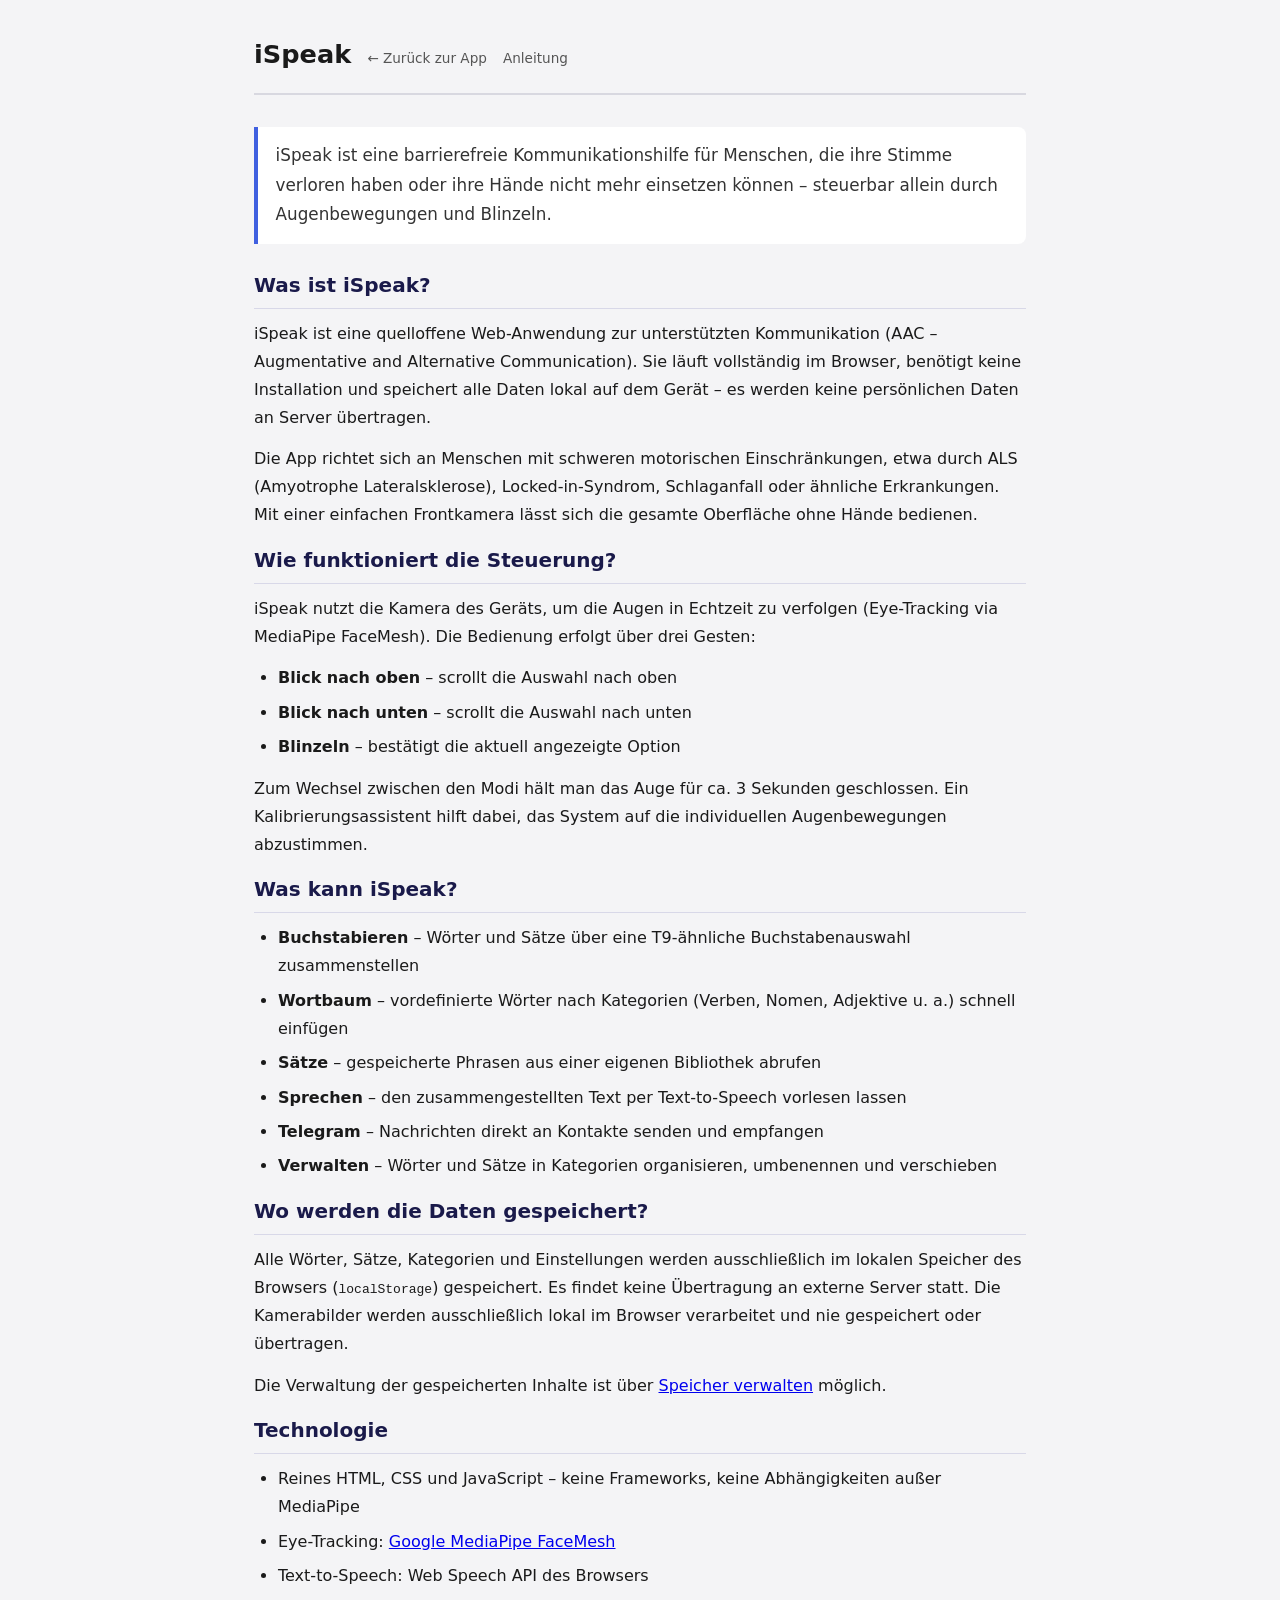
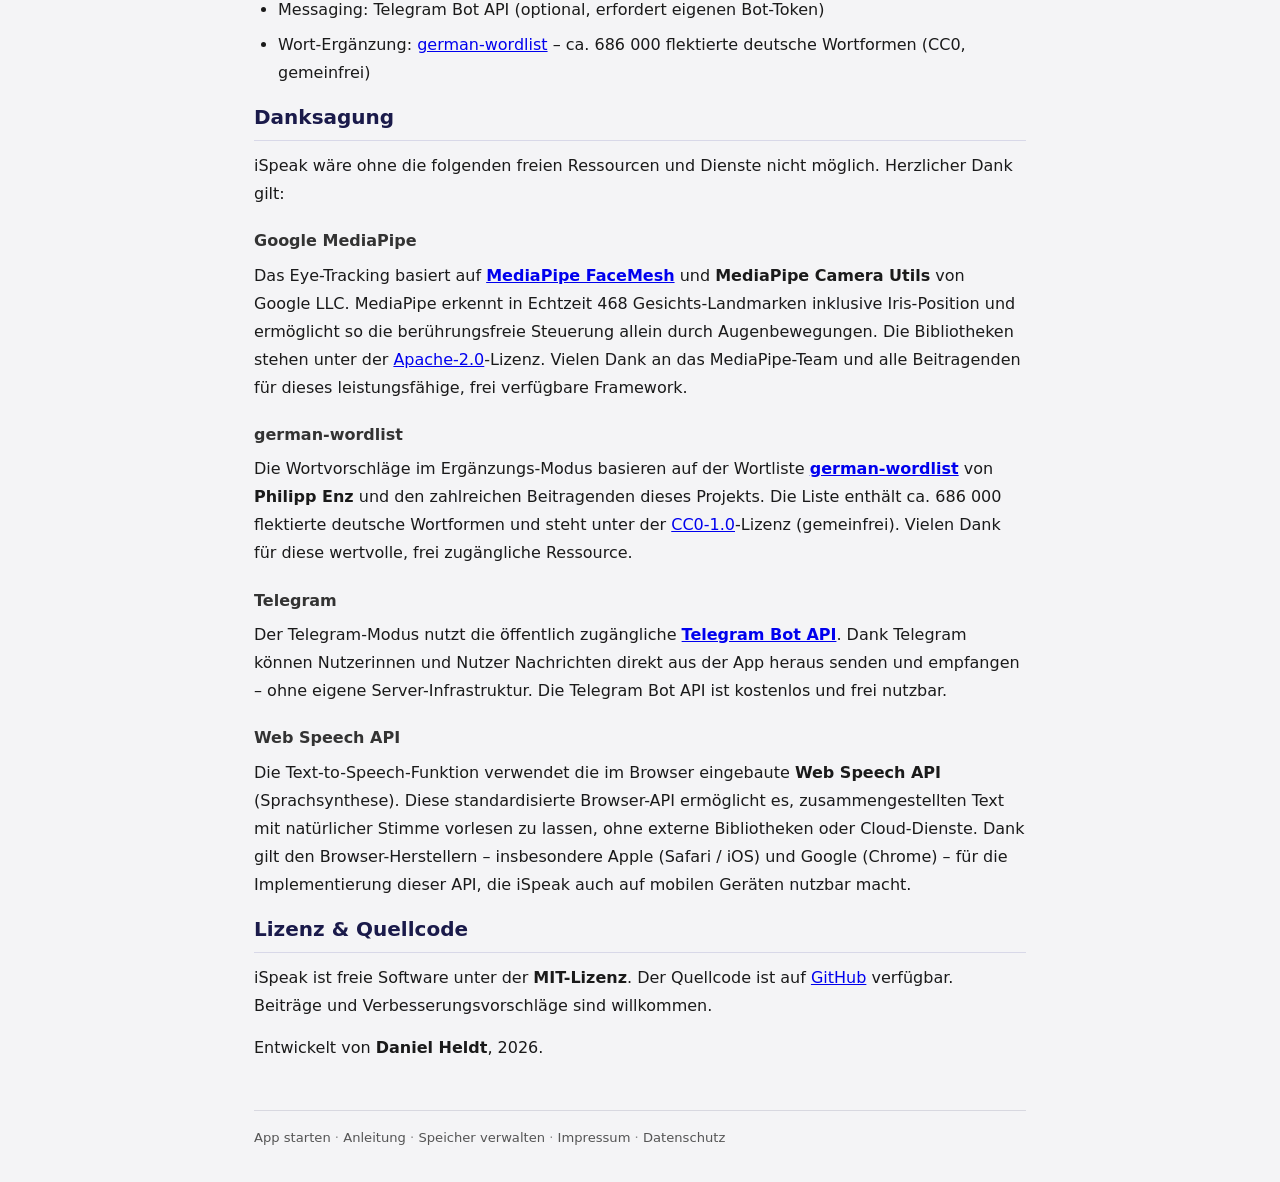
<file: about.html>
<!DOCTYPE html>
<html lang="de">
<head>
  <meta charset="UTF-8">
  <meta name="viewport" content="width=device-width, initial-scale=1.0">
  <title>iSpeak – Über die App</title>
  <link rel="stylesheet" href="css/pages.css">
</head>
<body>

<header>
  <h1>iSpeak</h1>
  <a href="index.html">← Zurück zur App</a>
  <a href="anleitung.html">Anleitung</a>
</header>

<div class="lead">
  iSpeak ist eine barrierefreie Kommunikationshilfe für Menschen, die ihre Stimme verloren haben oder ihre Hände nicht mehr einsetzen können – steuerbar allein durch Augenbewegungen und Blinzeln.
</div>

<h2>Was ist iSpeak?</h2>
<p>
  iSpeak ist eine quelloffene Web-Anwendung zur unterstützten Kommunikation (AAC – Augmentative and Alternative Communication). Sie läuft vollständig im Browser, benötigt keine Installation und speichert alle Daten lokal auf dem Gerät – es werden keine persönlichen Daten an Server übertragen.
</p>
<p>
  Die App richtet sich an Menschen mit schweren motorischen Einschränkungen, etwa durch ALS (Amyotrophe Lateralsklerose), Locked-in-Syndrom, Schlaganfall oder ähnliche Erkrankungen. Mit einer einfachen Frontkamera lässt sich die gesamte Oberfläche ohne Hände bedienen.
</p>

<h2>Wie funktioniert die Steuerung?</h2>
<p>
  iSpeak nutzt die Kamera des Geräts, um die Augen in Echtzeit zu verfolgen (Eye-Tracking via MediaPipe FaceMesh). Die Bedienung erfolgt über drei Gesten:
</p>
<ul>
  <li><strong>Blick nach oben</strong> – scrollt die Auswahl nach oben</li>
  <li><strong>Blick nach unten</strong> – scrollt die Auswahl nach unten</li>
  <li><strong>Blinzeln</strong> – bestätigt die aktuell angezeigte Option</li>
</ul>
<p>
  Zum Wechsel zwischen den Modi hält man das Auge für ca. 3 Sekunden geschlossen. Ein Kalibrierungsassistent hilft dabei, das System auf die individuellen Augenbewegungen abzustimmen.
</p>

<h2>Was kann iSpeak?</h2>
<ul>
  <li><strong>Buchstabieren</strong> – Wörter und Sätze über eine T9-ähnliche Buchstabenauswahl zusammenstellen</li>
  <li><strong>Wortbaum</strong> – vordefinierte Wörter nach Kategorien (Verben, Nomen, Adjektive u. a.) schnell einfügen</li>
  <li><strong>Sätze</strong> – gespeicherte Phrasen aus einer eigenen Bibliothek abrufen</li>
  <li><strong>Sprechen</strong> – den zusammengestellten Text per Text-to-Speech vorlesen lassen</li>
  <li><strong>Telegram</strong> – Nachrichten direkt an Kontakte senden und empfangen</li>
  <li><strong>Verwalten</strong> – Wörter und Sätze in Kategorien organisieren, umbenennen und verschieben</li>
</ul>

<h2>Wo werden die Daten gespeichert?</h2>
<p>
  Alle Wörter, Sätze, Kategorien und Einstellungen werden ausschließlich im lokalen Speicher des Browsers (<code>localStorage</code>) gespeichert. Es findet keine Übertragung an externe Server statt. Die Kamerabilder werden ausschließlich lokal im Browser verarbeitet und nie gespeichert oder übertragen.
</p>
<p>
  Die Verwaltung der gespeicherten Inhalte ist über <a href="storage.html">Speicher verwalten</a> möglich.
</p>

<h2>Technologie</h2>
<ul>
  <li>Reines HTML, CSS und JavaScript – keine Frameworks, keine Abhängigkeiten außer MediaPipe</li>
  <li>Eye-Tracking: <a href="https://google.github.io/mediapipe/" target="_blank" rel="noopener">Google MediaPipe FaceMesh</a></li>
  <li>Text-to-Speech: Web Speech API des Browsers</li>
  <li>Messaging: Telegram Bot API (optional, erfordert eigenen Bot-Token)</li>
  <li>Wort-Ergänzung: <a href="https://github.com/enz/german-wordlist" target="_blank" rel="noopener">german-wordlist</a> – ca. 686 000 flektierte deutsche Wortformen (CC0, gemeinfrei)</li>
</ul>

<h2>Danksagung</h2>
<p>iSpeak wäre ohne die folgenden freien Ressourcen und Dienste nicht möglich. Herzlicher Dank gilt:</p>

<h3>Google MediaPipe</h3>
<p>
  Das Eye-Tracking basiert auf
  <a href="https://github.com/google/mediapipe" target="_blank" rel="noopener"><strong>MediaPipe FaceMesh</strong></a>
  und <strong>MediaPipe Camera Utils</strong> von Google LLC.
  MediaPipe erkennt in Echtzeit 468 Gesichts-Landmarken inklusive Iris-Position und ermöglicht so die
  berührungsfreie Steuerung allein durch Augenbewegungen.
  Die Bibliotheken stehen unter der
  <a href="https://www.apache.org/licenses/LICENSE-2.0" target="_blank" rel="noopener">Apache-2.0</a>-Lizenz.
  Vielen Dank an das MediaPipe-Team und alle Beitragenden für dieses leistungsfähige, frei verfügbare Framework.
</p>

<h3>german-wordlist</h3>
<p>
  Die Wortvorschläge im Ergänzungs-Modus basieren auf der Wortliste
  <a href="https://github.com/enz/german-wordlist" target="_blank" rel="noopener"><strong>german-wordlist</strong></a>
  von <strong>Philipp Enz</strong> und den zahlreichen Beitragenden dieses Projekts.
  Die Liste enthält ca. 686 000 flektierte deutsche Wortformen und steht unter der
  <a href="https://creativecommons.org/publicdomain/zero/1.0/" target="_blank" rel="noopener">CC0-1.0</a>-Lizenz (gemeinfrei).
  Vielen Dank für diese wertvolle, frei zugängliche Ressource.
</p>

<h3>Telegram</h3>
<p>
  Der Telegram-Modus nutzt die öffentlich zugängliche
  <a href="https://core.telegram.org/bots/api" target="_blank" rel="noopener"><strong>Telegram Bot API</strong></a>.
  Dank Telegram können Nutzerinnen und Nutzer Nachrichten direkt aus der App heraus senden und empfangen –
  ohne eigene Server-Infrastruktur. Die Telegram Bot API ist kostenlos und frei nutzbar.
</p>

<h3>Web Speech API</h3>
<p>
  Die Text-to-Speech-Funktion verwendet die im Browser eingebaute
  <strong>Web Speech API</strong> (Sprachsynthese).
  Diese standardisierte Browser-API ermöglicht es, zusammengestellten Text mit natürlicher Stimme vorlesen zu lassen,
  ohne externe Bibliotheken oder Cloud-Dienste. Dank gilt den Browser-Herstellern –
  insbesondere Apple (Safari / iOS) und Google (Chrome) – für die Implementierung dieser API,
  die iSpeak auch auf mobilen Geräten nutzbar macht.
</p>

<h2>Lizenz &amp; Quellcode</h2>
<p>
  iSpeak ist freie Software unter der <strong>MIT-Lizenz</strong>. Der Quellcode ist auf
  <a href="https://github.com/dheldt/iSpeak/" target="_blank" rel="noopener">GitHub</a> verfügbar.
  Beiträge und Verbesserungsvorschläge sind willkommen.
</p>
<p>Entwickelt von <strong>Daniel Heldt</strong>, 2026.</p>

<footer>
  <a href="index.html">App starten</a> ·
  <a href="anleitung.html">Anleitung</a> ·
  <a href="storage.html">Speicher verwalten</a> ·
  <a href="impressum.html">Impressum</a> ·
  <a href="datenschutzerklaerung.html">Datenschutz</a>
</footer>

</body>
</html>
</file>
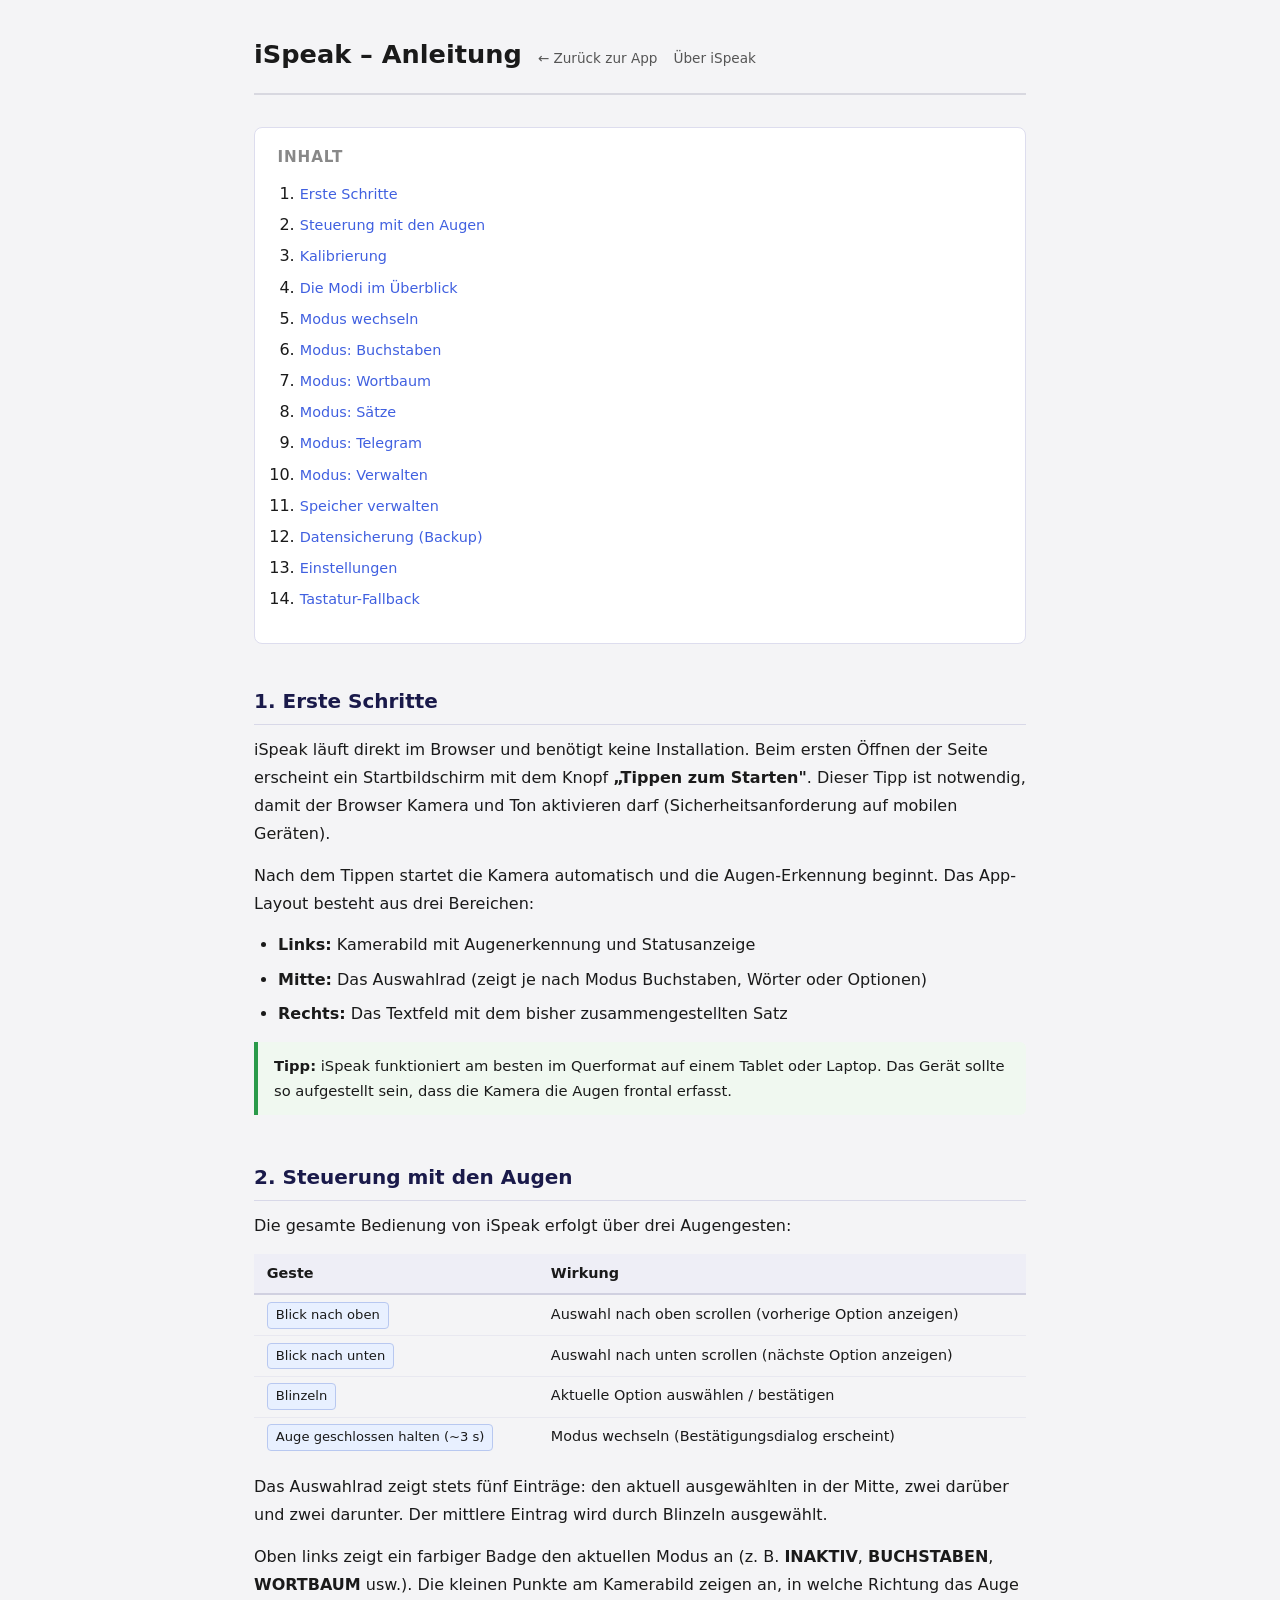
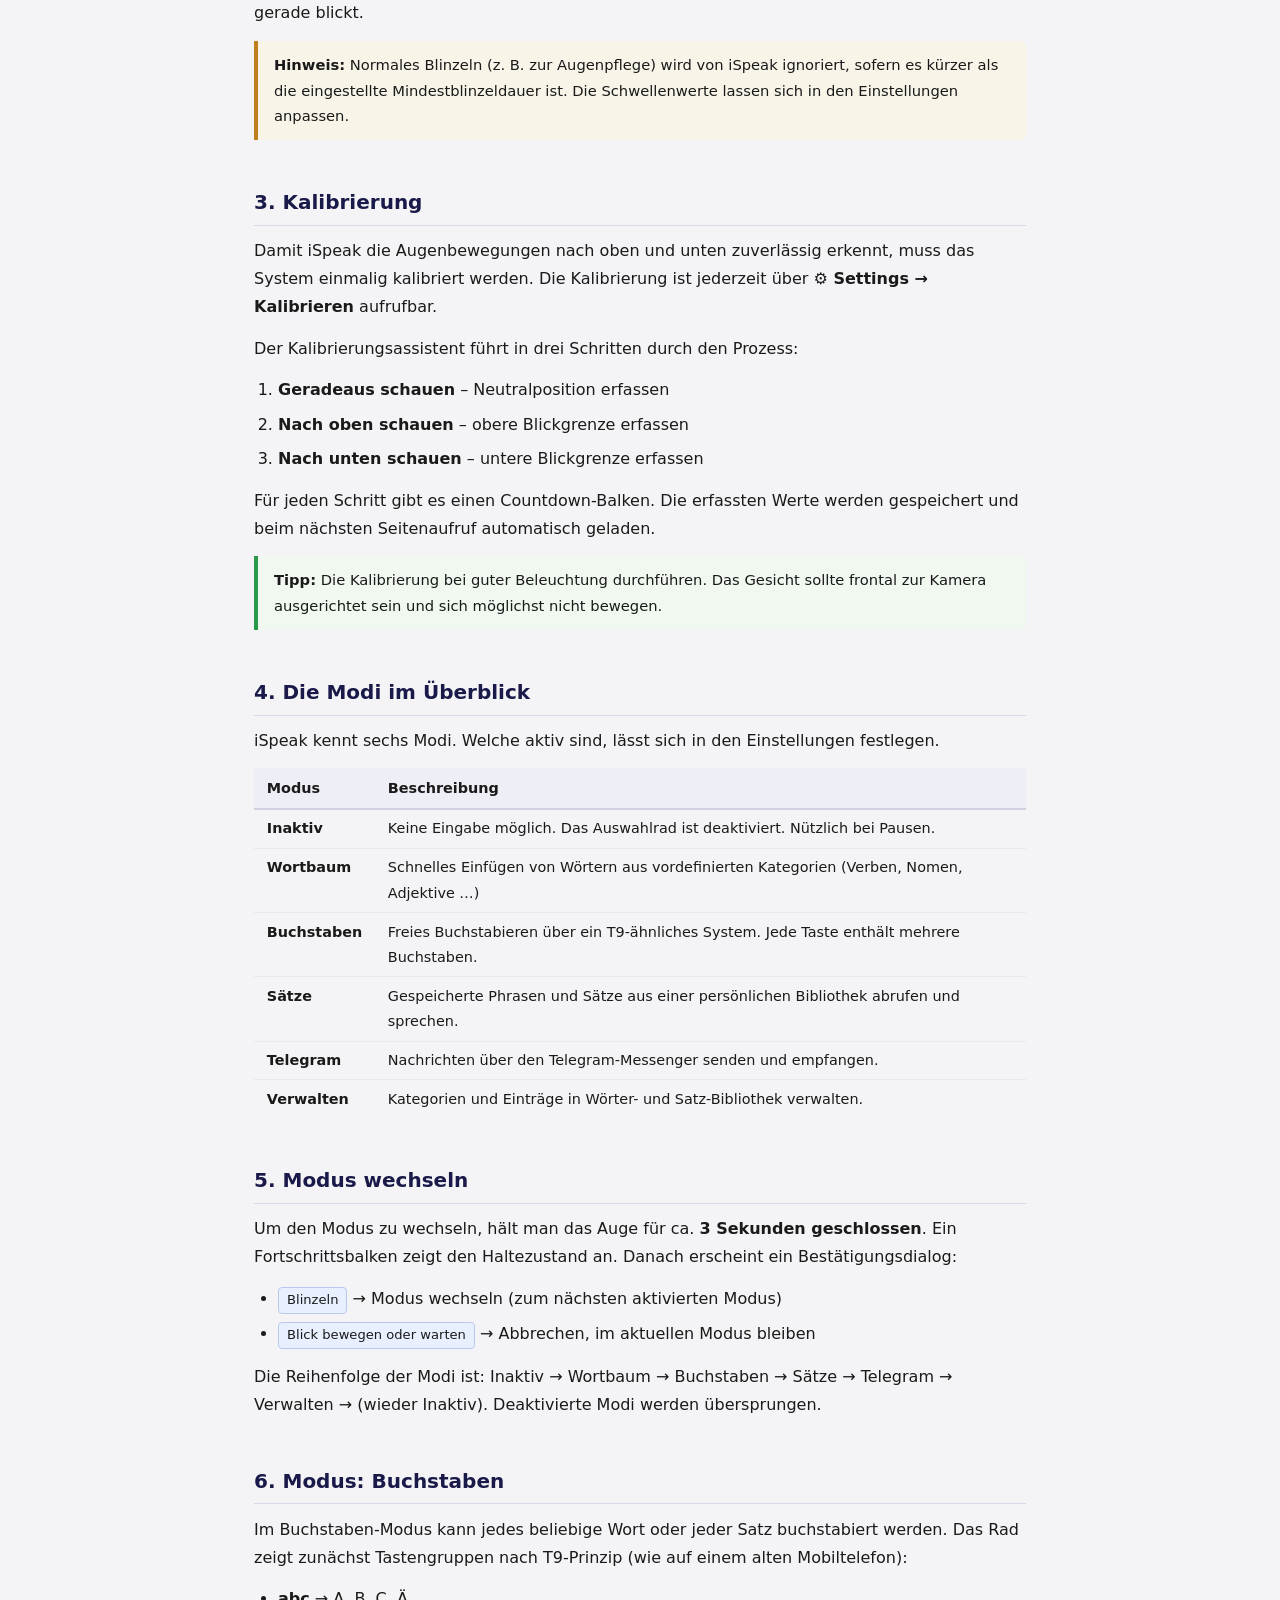
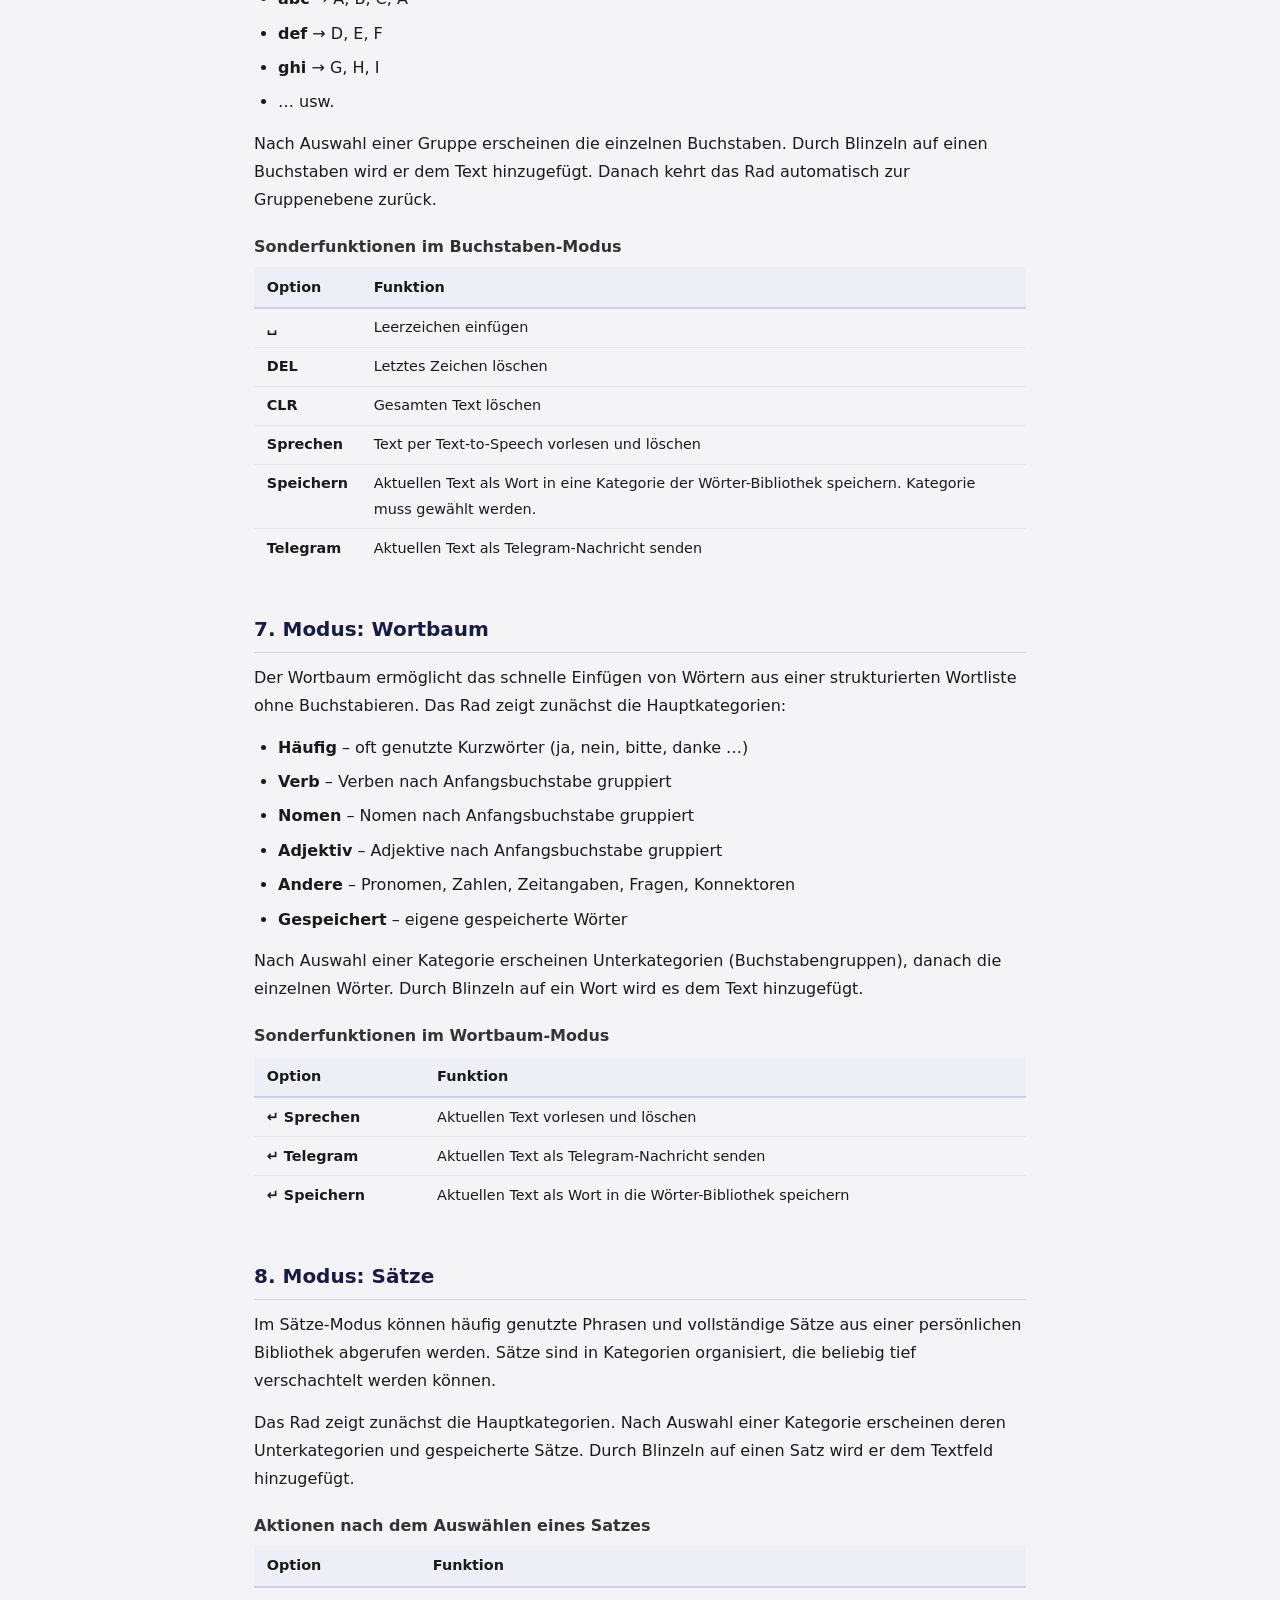
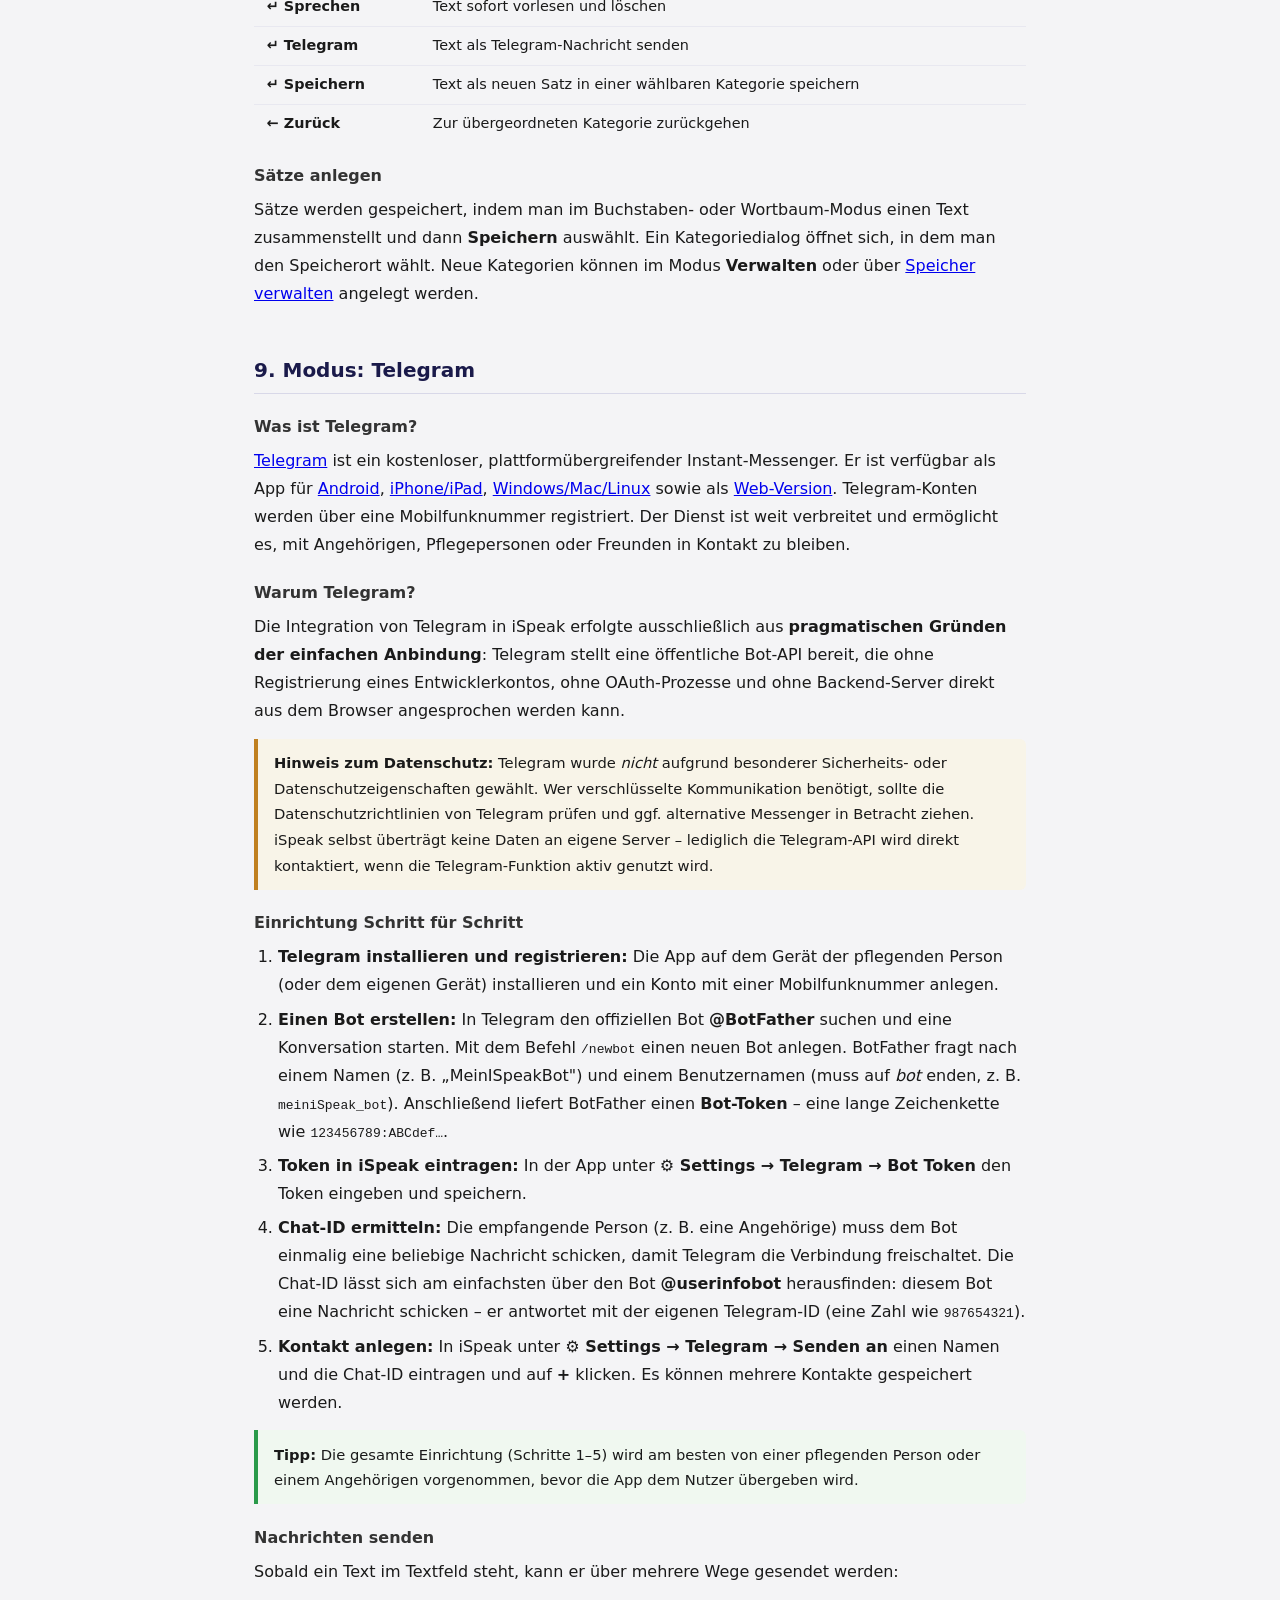
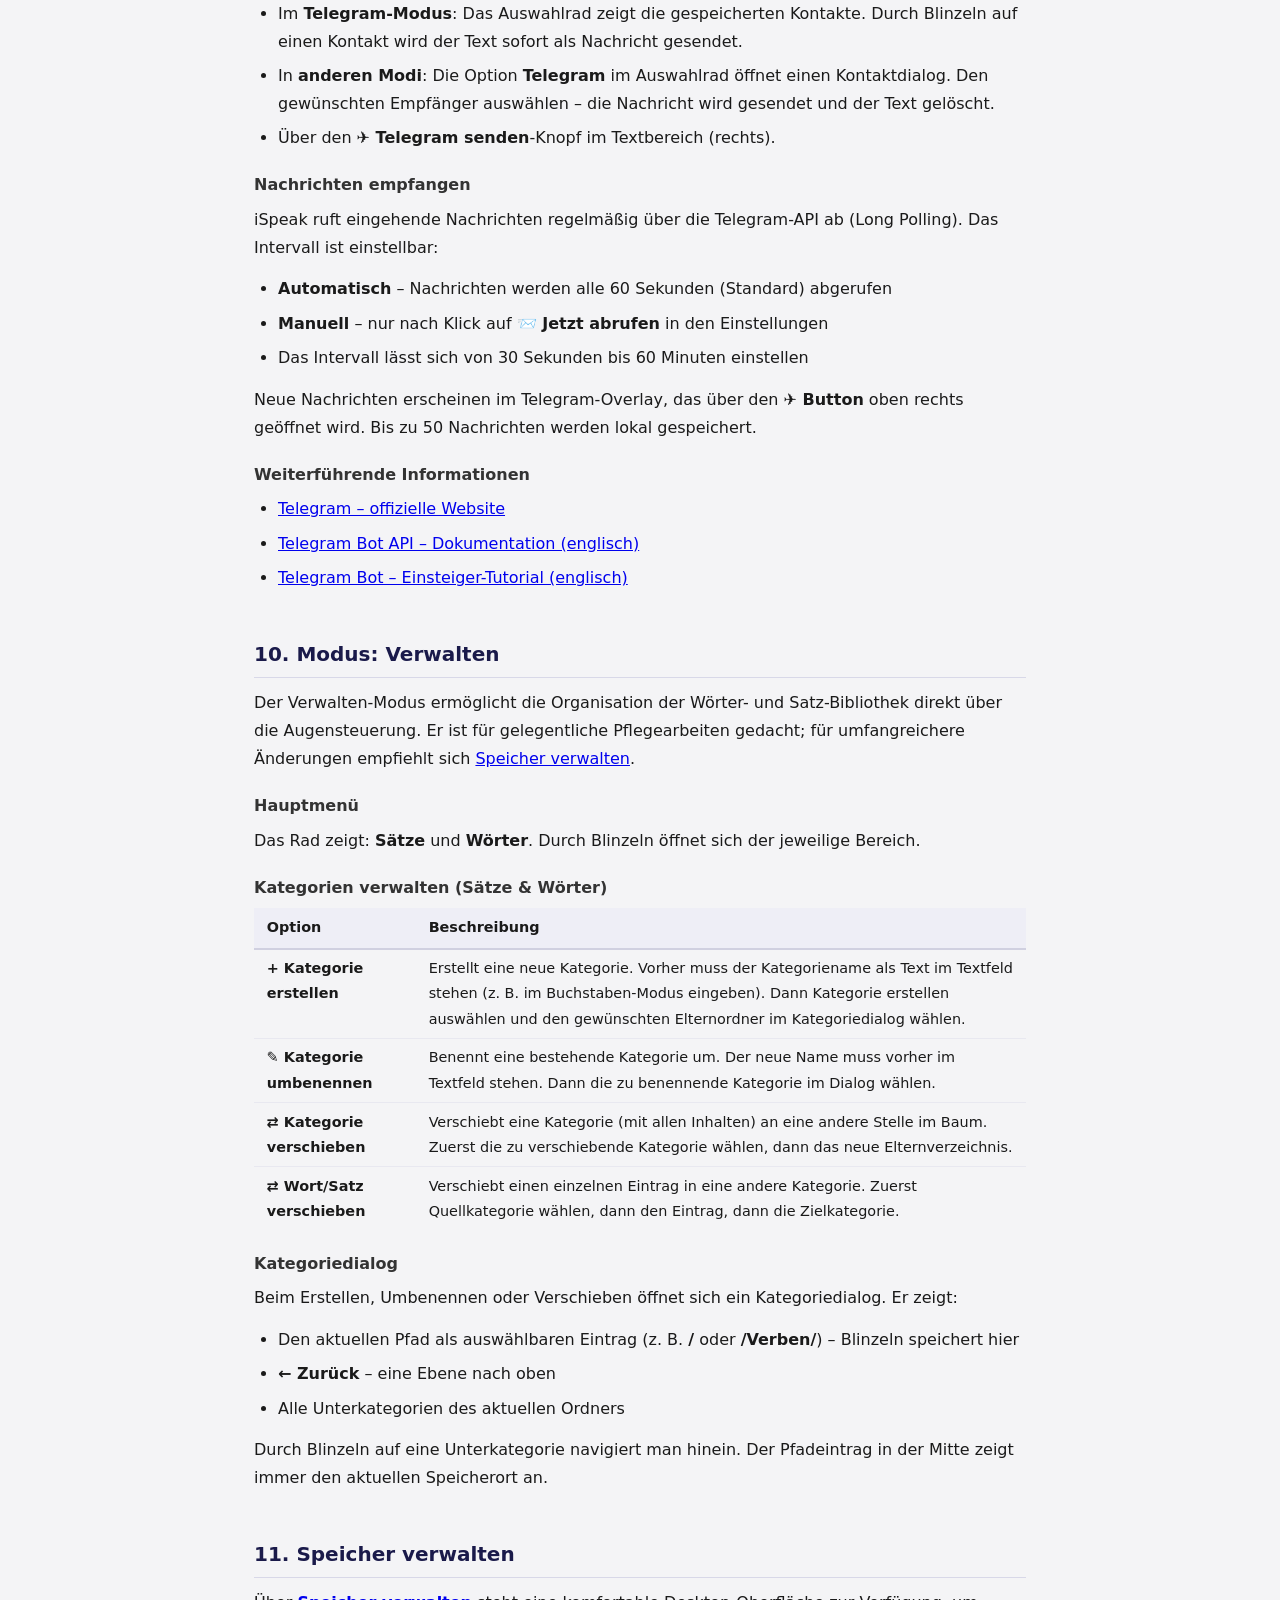
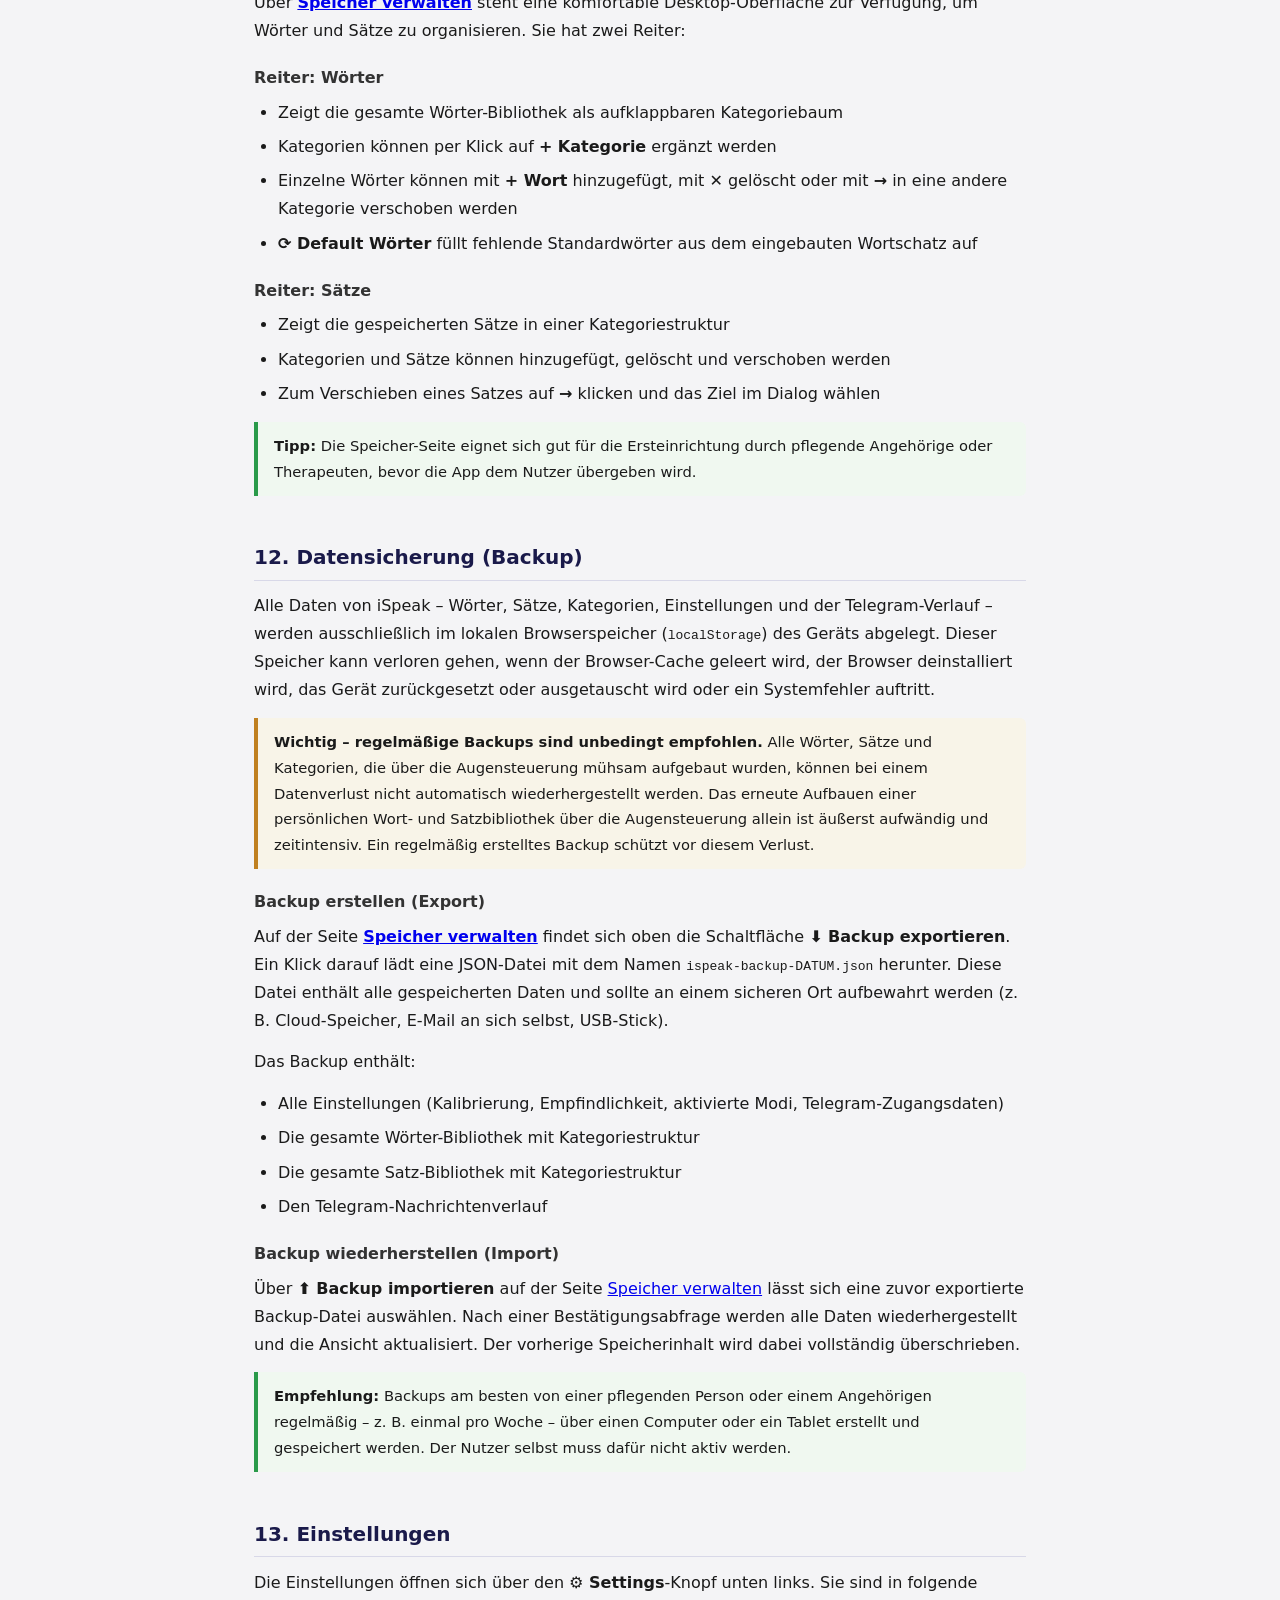
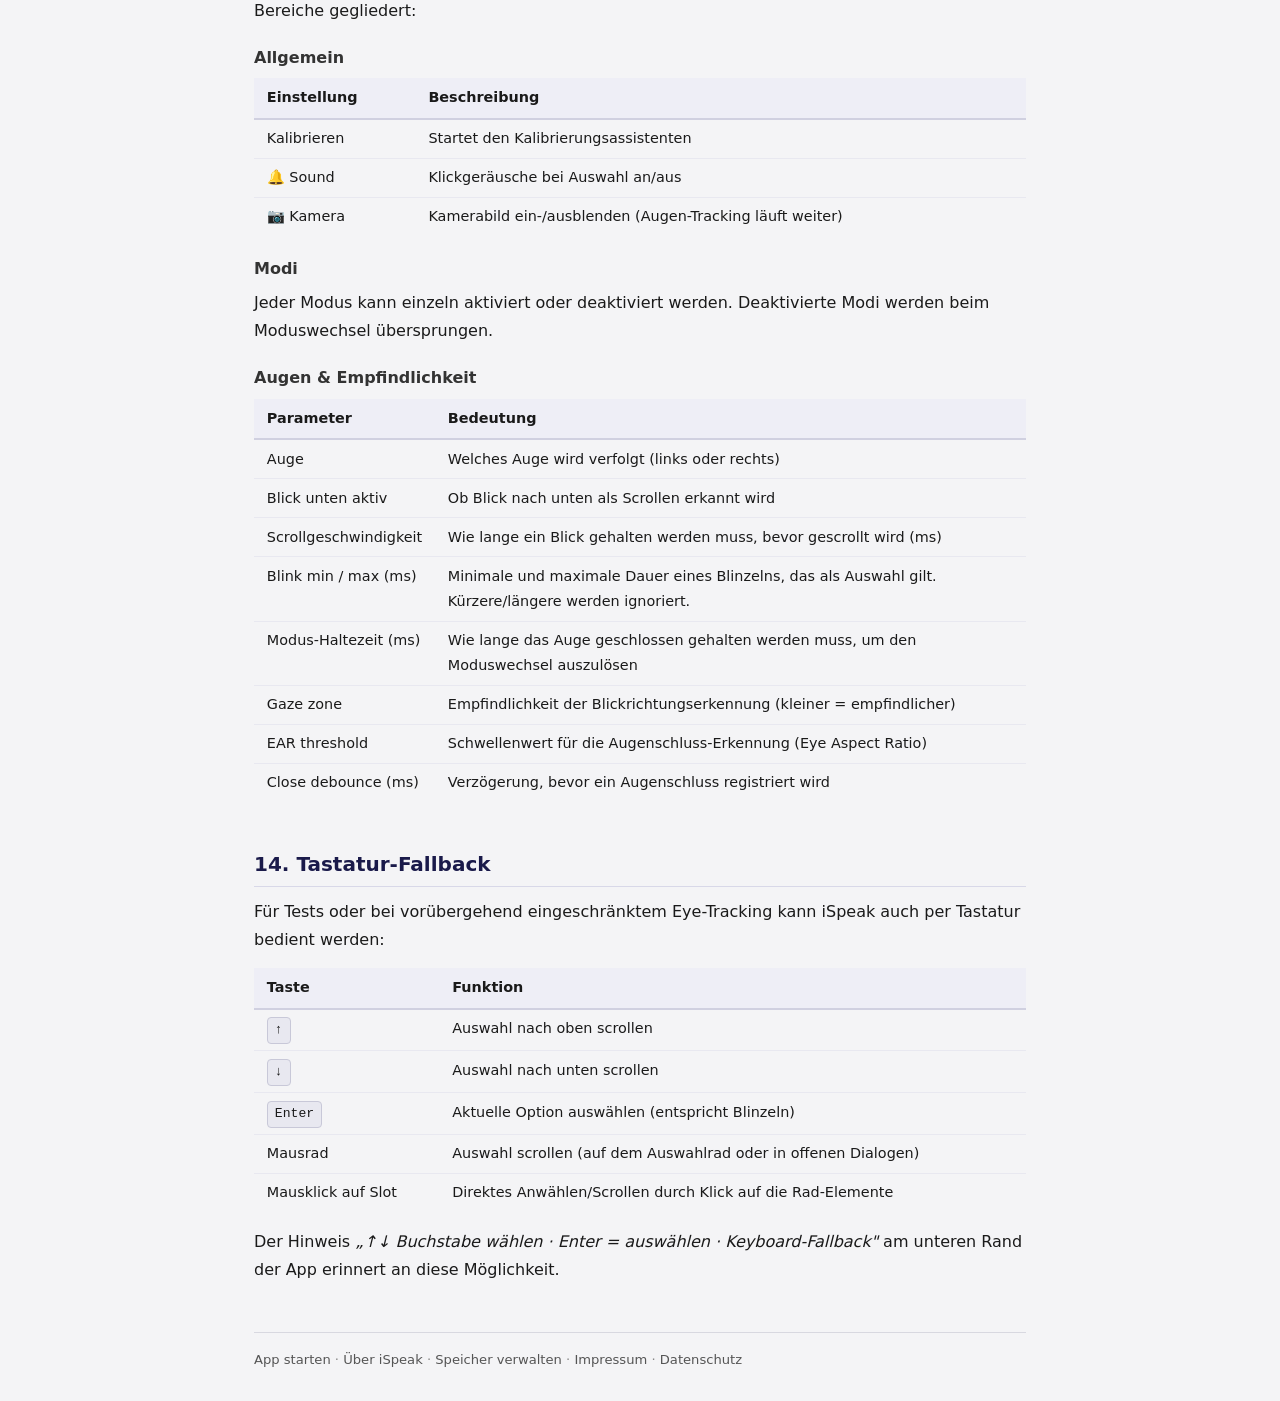
<file: anleitung.html>
<!DOCTYPE html>
<html lang="de">
<head>
  <meta charset="UTF-8">
  <meta name="viewport" content="width=device-width, initial-scale=1.0">
  <title>iSpeak – Anleitung</title>
  <link rel="stylesheet" href="css/pages.css">
</head>
<body>

<header>
  <h1>iSpeak – Anleitung</h1>
  <a href="index.html">← Zurück zur App</a>
  <a href="about.html">Über iSpeak</a>
</header>

<nav class="toc">
  <h2>Inhalt</h2>
  <ol>
    <li><a href="#erste-schritte">Erste Schritte</a></li>
    <li><a href="#steuerung">Steuerung mit den Augen</a></li>
    <li><a href="#kalibrierung">Kalibrierung</a></li>
    <li><a href="#modi">Die Modi im Überblick</a></li>
    <li><a href="#modus-wechsel">Modus wechseln</a></li>
    <li><a href="#buchstaben">Modus: Buchstaben</a></li>
    <li><a href="#wortbaum">Modus: Wortbaum</a></li>
    <li><a href="#saetze">Modus: Sätze</a></li>
    <li><a href="#telegram">Modus: Telegram</a></li>
    <li><a href="#verwalten">Modus: Verwalten</a></li>
    <li><a href="#speicher">Speicher verwalten</a></li>
    <li><a href="#backup">Datensicherung (Backup)</a></li>
    <li><a href="#einstellungen">Einstellungen</a></li>
    <li><a href="#tastatur">Tastatur-Fallback</a></li>
  </ol>
</nav>

<!-- ── 1 ── -->
<section id="erste-schritte">
  <h2>1. Erste Schritte</h2>
  <p>
    iSpeak läuft direkt im Browser und benötigt keine Installation. Beim ersten Öffnen der Seite erscheint ein Startbildschirm mit dem Knopf <strong>„Tippen zum Starten"</strong>. Dieser Tipp ist notwendig, damit der Browser Kamera und Ton aktivieren darf (Sicherheitsanforderung auf mobilen Geräten).
  </p>
  <p>
    Nach dem Tippen startet die Kamera automatisch und die Augen-Erkennung beginnt. Das App-Layout besteht aus drei Bereichen:
  </p>
  <ul>
    <li><strong>Links:</strong> Kamerabild mit Augenerkennung und Statusanzeige</li>
    <li><strong>Mitte:</strong> Das Auswahlrad (zeigt je nach Modus Buchstaben, Wörter oder Optionen)</li>
    <li><strong>Rechts:</strong> Das Textfeld mit dem bisher zusammengestellten Satz</li>
  </ul>
  <div class="tip">
    <strong>Tipp:</strong> iSpeak funktioniert am besten im Querformat auf einem Tablet oder Laptop. Das Gerät sollte so aufgestellt sein, dass die Kamera die Augen frontal erfasst.
  </div>
</section>

<!-- ── 2 ── -->
<section id="steuerung">
  <h2>2. Steuerung mit den Augen</h2>
  <p>Die gesamte Bedienung von iSpeak erfolgt über drei Augengesten:</p>
  <table>
    <tr>
      <th>Geste</th>
      <th>Wirkung</th>
    </tr>
    <tr>
      <td><span class="gesture">Blick nach oben</span></td>
      <td>Auswahl nach oben scrollen (vorherige Option anzeigen)</td>
    </tr>
    <tr>
      <td><span class="gesture">Blick nach unten</span></td>
      <td>Auswahl nach unten scrollen (nächste Option anzeigen)</td>
    </tr>
    <tr>
      <td><span class="gesture">Blinzeln</span></td>
      <td>Aktuelle Option auswählen / bestätigen</td>
    </tr>
    <tr>
      <td><span class="gesture">Auge geschlossen halten (~3 s)</span></td>
      <td>Modus wechseln (Bestätigungsdialog erscheint)</td>
    </tr>
  </table>
  <p>
    Das Auswahlrad zeigt stets fünf Einträge: den aktuell ausgewählten in der Mitte, zwei darüber und zwei darunter. Der mittlere Eintrag wird durch Blinzeln ausgewählt.
  </p>
  <p>
    Oben links zeigt ein farbiger Badge den aktuellen Modus an (z. B. <strong>INAKTIV</strong>, <strong>BUCHSTABEN</strong>, <strong>WORTBAUM</strong> usw.). Die kleinen Punkte am Kamerabild zeigen an, in welche Richtung das Auge gerade blickt.
  </p>
  <div class="note">
    <strong>Hinweis:</strong> Normales Blinzeln (z. B. zur Augenpflege) wird von iSpeak ignoriert, sofern es kürzer als die eingestellte Mindestblinzeldauer ist. Die Schwellenwerte lassen sich in den Einstellungen anpassen.
  </div>
</section>

<!-- ── 3 ── -->
<section id="kalibrierung">
  <h2>3. Kalibrierung</h2>
  <p>
    Damit iSpeak die Augenbewegungen nach oben und unten zuverlässig erkennt, muss das System einmalig kalibriert werden. Die Kalibrierung ist jederzeit über <strong>⚙ Settings → Kalibrieren</strong> aufrufbar.
  </p>
  <p>Der Kalibrierungsassistent führt in drei Schritten durch den Prozess:</p>
  <ol>
    <li><strong>Geradeaus schauen</strong> – Neutralposition erfassen</li>
    <li><strong>Nach oben schauen</strong> – obere Blickgrenze erfassen</li>
    <li><strong>Nach unten schauen</strong> – untere Blickgrenze erfassen</li>
  </ol>
  <p>
    Für jeden Schritt gibt es einen Countdown-Balken. Die erfassten Werte werden gespeichert und beim nächsten Seitenaufruf automatisch geladen.
  </p>
  <div class="tip">
    <strong>Tipp:</strong> Die Kalibrierung bei guter Beleuchtung durchführen. Das Gesicht sollte frontal zur Kamera ausgerichtet sein und sich möglichst nicht bewegen.
  </div>
</section>

<!-- ── 4 ── -->
<section id="modi">
  <h2>4. Die Modi im Überblick</h2>
  <p>iSpeak kennt sechs Modi. Welche aktiv sind, lässt sich in den Einstellungen festlegen.</p>
  <table>
    <tr>
      <th>Modus</th>
      <th>Beschreibung</th>
    </tr>
    <tr>
      <td><strong>Inaktiv</strong></td>
      <td>Keine Eingabe möglich. Das Auswahlrad ist deaktiviert. Nützlich bei Pausen.</td>
    </tr>
    <tr>
      <td><strong>Wortbaum</strong></td>
      <td>Schnelles Einfügen von Wörtern aus vordefinierten Kategorien (Verben, Nomen, Adjektive …)</td>
    </tr>
    <tr>
      <td><strong>Buchstaben</strong></td>
      <td>Freies Buchstabieren über ein T9-ähnliches System. Jede Taste enthält mehrere Buchstaben.</td>
    </tr>
    <tr>
      <td><strong>Sätze</strong></td>
      <td>Gespeicherte Phrasen und Sätze aus einer persönlichen Bibliothek abrufen und sprechen.</td>
    </tr>
    <tr>
      <td><strong>Telegram</strong></td>
      <td>Nachrichten über den Telegram-Messenger senden und empfangen.</td>
    </tr>
    <tr>
      <td><strong>Verwalten</strong></td>
      <td>Kategorien und Einträge in Wörter- und Satz-Bibliothek verwalten.</td>
    </tr>
  </table>
</section>

<!-- ── 5 ── -->
<section id="modus-wechsel">
  <h2>5. Modus wechseln</h2>
  <p>
    Um den Modus zu wechseln, hält man das Auge für ca. <strong>3 Sekunden geschlossen</strong>. Ein Fortschrittsbalken zeigt den Haltezustand an. Danach erscheint ein Bestätigungsdialog:
  </p>
  <ul>
    <li><span class="gesture">Blinzeln</span> → Modus wechseln (zum nächsten aktivierten Modus)</li>
    <li><span class="gesture">Blick bewegen oder warten</span> → Abbrechen, im aktuellen Modus bleiben</li>
  </ul>
  <p>
    Die Reihenfolge der Modi ist: Inaktiv → Wortbaum → Buchstaben → Sätze → Telegram → Verwalten → (wieder Inaktiv). Deaktivierte Modi werden übersprungen.
  </p>
</section>

<!-- ── 6 ── -->
<section id="buchstaben">
  <h2>6. Modus: Buchstaben</h2>
  <p>
    Im Buchstaben-Modus kann jedes beliebige Wort oder jeder Satz buchstabiert werden. Das Rad zeigt zunächst Tastengruppen nach T9-Prinzip (wie auf einem alten Mobiltelefon):
  </p>
  <ul>
    <li><strong>abc</strong> → A, B, C, Ä</li>
    <li><strong>def</strong> → D, E, F</li>
    <li><strong>ghi</strong> → G, H, I</li>
    <li>… usw.</li>
  </ul>
  <p>
    Nach Auswahl einer Gruppe erscheinen die einzelnen Buchstaben. Durch Blinzeln auf einen Buchstaben wird er dem Text hinzugefügt. Danach kehrt das Rad automatisch zur Gruppenebene zurück.
  </p>

  <h3>Sonderfunktionen im Buchstaben-Modus</h3>
  <table>
    <tr><th>Option</th><th>Funktion</th></tr>
    <tr><td><strong>␣</strong></td><td>Leerzeichen einfügen</td></tr>
    <tr><td><strong>DEL</strong></td><td>Letztes Zeichen löschen</td></tr>
    <tr><td><strong>CLR</strong></td><td>Gesamten Text löschen</td></tr>
    <tr><td><strong>Sprechen</strong></td><td>Text per Text-to-Speech vorlesen und löschen</td></tr>
    <tr><td><strong>Speichern</strong></td><td>Aktuellen Text als Wort in eine Kategorie der Wörter-Bibliothek speichern. Kategorie muss gewählt werden.</td></tr>
    <tr><td><strong>Telegram</strong></td><td>Aktuellen Text als Telegram-Nachricht senden</td></tr>
  </table>
</section>

<!-- ── 7 ── -->
<section id="wortbaum">
  <h2>7. Modus: Wortbaum</h2>
  <p>
    Der Wortbaum ermöglicht das schnelle Einfügen von Wörtern aus einer strukturierten Wortliste ohne Buchstabieren. Das Rad zeigt zunächst die Hauptkategorien:
  </p>
  <ul>
    <li><strong>Häufig</strong> – oft genutzte Kurzwörter (ja, nein, bitte, danke …)</li>
    <li><strong>Verb</strong> – Verben nach Anfangsbuchstabe gruppiert</li>
    <li><strong>Nomen</strong> – Nomen nach Anfangsbuchstabe gruppiert</li>
    <li><strong>Adjektiv</strong> – Adjektive nach Anfangsbuchstabe gruppiert</li>
    <li><strong>Andere</strong> – Pronomen, Zahlen, Zeitangaben, Fragen, Konnektoren</li>
    <li><strong>Gespeichert</strong> – eigene gespeicherte Wörter</li>
  </ul>
  <p>
    Nach Auswahl einer Kategorie erscheinen Unterkategorien (Buchstabengruppen), danach die einzelnen Wörter. Durch Blinzeln auf ein Wort wird es dem Text hinzugefügt.
  </p>

  <h3>Sonderfunktionen im Wortbaum-Modus</h3>
  <table>
    <tr><th>Option</th><th>Funktion</th></tr>
    <tr><td><strong>↵ Sprechen</strong></td><td>Aktuellen Text vorlesen und löschen</td></tr>
    <tr><td><strong>↵ Telegram</strong></td><td>Aktuellen Text als Telegram-Nachricht senden</td></tr>
    <tr><td><strong>↵ Speichern</strong></td><td>Aktuellen Text als Wort in die Wörter-Bibliothek speichern</td></tr>
  </table>
</section>

<!-- ── 8 ── -->
<section id="saetze">
  <h2>8. Modus: Sätze</h2>
  <p>
    Im Sätze-Modus können häufig genutzte Phrasen und vollständige Sätze aus einer persönlichen Bibliothek abgerufen werden. Sätze sind in Kategorien organisiert, die beliebig tief verschachtelt werden können.
  </p>
  <p>
    Das Rad zeigt zunächst die Hauptkategorien. Nach Auswahl einer Kategorie erscheinen deren Unterkategorien und gespeicherte Sätze. Durch Blinzeln auf einen Satz wird er dem Textfeld hinzugefügt.
  </p>

  <h3>Aktionen nach dem Auswählen eines Satzes</h3>
  <table>
    <tr><th>Option</th><th>Funktion</th></tr>
    <tr><td><strong>↵ Sprechen</strong></td><td>Text sofort vorlesen und löschen</td></tr>
    <tr><td><strong>↵ Telegram</strong></td><td>Text als Telegram-Nachricht senden</td></tr>
    <tr><td><strong>↵ Speichern</strong></td><td>Text als neuen Satz in einer wählbaren Kategorie speichern</td></tr>
    <tr><td><strong>← Zurück</strong></td><td>Zur übergeordneten Kategorie zurückgehen</td></tr>
  </table>

  <h3>Sätze anlegen</h3>
  <p>
    Sätze werden gespeichert, indem man im Buchstaben- oder Wortbaum-Modus einen Text zusammenstellt und dann <strong>Speichern</strong> auswählt. Ein Kategoriedialog öffnet sich, in dem man den Speicherort wählt. Neue Kategorien können im Modus <strong>Verwalten</strong> oder über <a href="storage.html">Speicher verwalten</a> angelegt werden.
  </p>
</section>

<!-- ── 9 ── -->
<section id="telegram">
  <h2>9. Modus: Telegram</h2>

  <h3>Was ist Telegram?</h3>
  <p>
    <a href="https://telegram.org" target="_blank" rel="noopener">Telegram</a> ist ein kostenloser, plattformübergreifender Instant-Messenger. Er ist verfügbar als App für
    <a href="https://telegram.org/dl/android" target="_blank" rel="noopener">Android</a>,
    <a href="https://telegram.org/dl/ios" target="_blank" rel="noopener">iPhone/iPad</a>,
    <a href="https://desktop.telegram.org" target="_blank" rel="noopener">Windows/Mac/Linux</a>
    sowie als <a href="https://web.telegram.org" target="_blank" rel="noopener">Web-Version</a>.
    Telegram-Konten werden über eine Mobilfunknummer registriert. Der Dienst ist weit verbreitet und ermöglicht es, mit Angehörigen, Pflegepersonen oder Freunden in Kontakt zu bleiben.
  </p>

  <h3>Warum Telegram?</h3>
  <p>
    Die Integration von Telegram in iSpeak erfolgte ausschließlich aus <strong>pragmatischen Gründen der einfachen Anbindung</strong>: Telegram stellt eine öffentliche Bot-API bereit, die ohne Registrierung eines Entwicklerkontos, ohne OAuth-Prozesse und ohne Backend-Server direkt aus dem Browser angesprochen werden kann.
  </p>
  <div class="note">
    <strong>Hinweis zum Datenschutz:</strong> Telegram wurde <em>nicht</em> aufgrund besonderer Sicherheits- oder Datenschutzeigenschaften gewählt. Wer verschlüsselte Kommunikation benötigt, sollte die Datenschutzrichtlinien von Telegram prüfen und ggf. alternative Messenger in Betracht ziehen. iSpeak selbst überträgt keine Daten an eigene Server – lediglich die Telegram-API wird direkt kontaktiert, wenn die Telegram-Funktion aktiv genutzt wird.
  </div>

  <h3>Einrichtung Schritt für Schritt</h3>
  <ol>
    <li>
      <strong>Telegram installieren und registrieren:</strong> Die App auf dem Gerät der pflegenden Person (oder dem eigenen Gerät) installieren und ein Konto mit einer Mobilfunknummer anlegen.
    </li>
    <li>
      <strong>Einen Bot erstellen:</strong> In Telegram den offiziellen Bot <strong>@BotFather</strong> suchen und eine Konversation starten. Mit dem Befehl <code>/newbot</code> einen neuen Bot anlegen. BotFather fragt nach einem Namen (z. B. „MeinISpeakBot") und einem Benutzernamen (muss auf <em>bot</em> enden, z. B. <code>meiniSpeak_bot</code>). Anschließend liefert BotFather einen <strong>Bot-Token</strong> – eine lange Zeichenkette wie <code>123456789:ABCdef…</code>.
    </li>
    <li>
      <strong>Token in iSpeak eintragen:</strong> In der App unter <strong>⚙ Settings → Telegram → Bot Token</strong> den Token eingeben und speichern.
    </li>
    <li>
      <strong>Chat-ID ermitteln:</strong> Die empfangende Person (z. B. eine Angehörige) muss dem Bot einmalig eine beliebige Nachricht schicken, damit Telegram die Verbindung freischaltet. Die Chat-ID lässt sich am einfachsten über den Bot <strong>@userinfobot</strong> herausfinden: diesem Bot eine Nachricht schicken – er antwortet mit der eigenen Telegram-ID (eine Zahl wie <code>987654321</code>).
    </li>
    <li>
      <strong>Kontakt anlegen:</strong> In iSpeak unter <strong>⚙ Settings → Telegram → Senden an</strong> einen Namen und die Chat-ID eintragen und auf <strong>+</strong> klicken. Es können mehrere Kontakte gespeichert werden.
    </li>
  </ol>
  <div class="tip">
    <strong>Tipp:</strong> Die gesamte Einrichtung (Schritte 1–5) wird am besten von einer pflegenden Person oder einem Angehörigen vorgenommen, bevor die App dem Nutzer übergeben wird.
  </div>

  <h3>Nachrichten senden</h3>
  <p>
    Sobald ein Text im Textfeld steht, kann er über mehrere Wege gesendet werden:
  </p>
  <ul>
    <li>Im <strong>Telegram-Modus</strong>: Das Auswahlrad zeigt die gespeicherten Kontakte. Durch Blinzeln auf einen Kontakt wird der Text sofort als Nachricht gesendet.</li>
    <li>In <strong>anderen Modi</strong>: Die Option <strong>Telegram</strong> im Auswahlrad öffnet einen Kontaktdialog. Den gewünschten Empfänger auswählen – die Nachricht wird gesendet und der Text gelöscht.</li>
    <li>Über den <strong>✈ Telegram senden</strong>-Knopf im Textbereich (rechts).</li>
  </ul>

  <h3>Nachrichten empfangen</h3>
  <p>
    iSpeak ruft eingehende Nachrichten regelmäßig über die Telegram-API ab (Long Polling). Das Intervall ist einstellbar:
  </p>
  <ul>
    <li><strong>Automatisch</strong> – Nachrichten werden alle 60 Sekunden (Standard) abgerufen</li>
    <li><strong>Manuell</strong> – nur nach Klick auf <strong>📨 Jetzt abrufen</strong> in den Einstellungen</li>
    <li>Das Intervall lässt sich von 30 Sekunden bis 60 Minuten einstellen</li>
  </ul>
  <p>
    Neue Nachrichten erscheinen im Telegram-Overlay, das über den <strong>✈ Button</strong> oben rechts geöffnet wird. Bis zu 50 Nachrichten werden lokal gespeichert.
  </p>

  <h3>Weiterführende Informationen</h3>
  <ul>
    <li><a href="https://telegram.org" target="_blank" rel="noopener">Telegram – offizielle Website</a></li>
    <li><a href="https://core.telegram.org/bots" target="_blank" rel="noopener">Telegram Bot API – Dokumentation (englisch)</a></li>
    <li><a href="https://core.telegram.org/bots/tutorial" target="_blank" rel="noopener">Telegram Bot – Einsteiger-Tutorial (englisch)</a></li>
  </ul>
</section>

<!-- ── 10 ── -->
<section id="verwalten">
  <h2>10. Modus: Verwalten</h2>
  <p>
    Der Verwalten-Modus ermöglicht die Organisation der Wörter- und Satz-Bibliothek direkt über die Augensteuerung. Er ist für gelegentliche Pflegearbeiten gedacht; für umfangreichere Änderungen empfiehlt sich <a href="storage.html">Speicher verwalten</a>.
  </p>

  <h3>Hauptmenü</h3>
  <p>Das Rad zeigt: <strong>Sätze</strong> und <strong>Wörter</strong>. Durch Blinzeln öffnet sich der jeweilige Bereich.</p>

  <h3>Kategorien verwalten (Sätze &amp; Wörter)</h3>
  <table>
    <tr><th>Option</th><th>Beschreibung</th></tr>
    <tr>
      <td><strong>+ Kategorie erstellen</strong></td>
      <td>
        Erstellt eine neue Kategorie. Vorher muss der Kategoriename als Text im Textfeld stehen
        (z. B. im Buchstaben-Modus eingeben). Dann Kategorie erstellen auswählen und den
        gewünschten Elternordner im Kategoriedialog wählen.
      </td>
    </tr>
    <tr>
      <td><strong>✎ Kategorie umbenennen</strong></td>
      <td>
        Benennt eine bestehende Kategorie um. Der neue Name muss vorher im Textfeld stehen.
        Dann die zu benennende Kategorie im Dialog wählen.
      </td>
    </tr>
    <tr>
      <td><strong>⇄ Kategorie verschieben</strong></td>
      <td>
        Verschiebt eine Kategorie (mit allen Inhalten) an eine andere Stelle im Baum.
        Zuerst die zu verschiebende Kategorie wählen, dann das neue Elternverzeichnis.
      </td>
    </tr>
    <tr>
      <td><strong>⇄ Wort/Satz verschieben</strong></td>
      <td>
        Verschiebt einen einzelnen Eintrag in eine andere Kategorie.
        Zuerst Quellkategorie wählen, dann den Eintrag, dann die Zielkategorie.
      </td>
    </tr>
  </table>

  <h3>Kategoriedialog</h3>
  <p>
    Beim Erstellen, Umbenennen oder Verschieben öffnet sich ein Kategoriedialog. Er zeigt:
  </p>
  <ul>
    <li>Den aktuellen Pfad als auswählbaren Eintrag (z. B. <strong>/</strong> oder <strong>/Verben/</strong>) – Blinzeln speichert hier</li>
    <li><strong>← Zurück</strong> – eine Ebene nach oben</li>
    <li>Alle Unterkategorien des aktuellen Ordners</li>
  </ul>
  <p>
    Durch Blinzeln auf eine Unterkategorie navigiert man hinein. Der Pfadeintrag in der Mitte zeigt immer den aktuellen Speicherort an.
  </p>
</section>

<!-- ── 11 ── -->
<section id="speicher">
  <h2>11. Speicher verwalten</h2>
  <p>
    Über <a href="storage.html"><strong>Speicher verwalten</strong></a> steht eine komfortable Desktop-Oberfläche zur Verfügung, um Wörter und Sätze zu organisieren. Sie hat zwei Reiter:
  </p>

  <h3>Reiter: Wörter</h3>
  <ul>
    <li>Zeigt die gesamte Wörter-Bibliothek als aufklappbaren Kategoriebaum</li>
    <li>Kategorien können per Klick auf <strong>+ Kategorie</strong> ergänzt werden</li>
    <li>Einzelne Wörter können mit <strong>+ Wort</strong> hinzugefügt, mit <strong>✕</strong> gelöscht oder mit <strong>→</strong> in eine andere Kategorie verschoben werden</li>
    <li><strong>⟳ Default Wörter</strong> füllt fehlende Standardwörter aus dem eingebauten Wortschatz auf</li>
  </ul>

  <h3>Reiter: Sätze</h3>
  <ul>
    <li>Zeigt die gespeicherten Sätze in einer Kategoriestruktur</li>
    <li>Kategorien und Sätze können hinzugefügt, gelöscht und verschoben werden</li>
    <li>Zum Verschieben eines Satzes auf <strong>→</strong> klicken und das Ziel im Dialog wählen</li>
  </ul>

  <div class="tip">
    <strong>Tipp:</strong> Die Speicher-Seite eignet sich gut für die Ersteinrichtung durch pflegende Angehörige oder Therapeuten, bevor die App dem Nutzer übergeben wird.
  </div>
</section>

<!-- ── 12 ── -->
<section id="backup">
  <h2>12. Datensicherung (Backup)</h2>
  <p>
    Alle Daten von iSpeak – Wörter, Sätze, Kategorien, Einstellungen und der Telegram-Verlauf – werden ausschließlich im lokalen Browserspeicher (<code>localStorage</code>) des Geräts abgelegt. Dieser Speicher kann verloren gehen, wenn der Browser-Cache geleert wird, der Browser deinstalliert wird, das Gerät zurückgesetzt oder ausgetauscht wird oder ein Systemfehler auftritt.
  </p>

  <div class="note">
    <strong>Wichtig – regelmäßige Backups sind unbedingt empfohlen.</strong> Alle Wörter, Sätze und Kategorien, die über die Augensteuerung mühsam aufgebaut wurden, können bei einem Datenverlust nicht automatisch wiederhergestellt werden. Das erneute Aufbauen einer persönlichen Wort- und Satzbibliothek über die Augensteuerung allein ist äußerst aufwändig und zeitintensiv. Ein regelmäßig erstelltes Backup schützt vor diesem Verlust.
  </div>

  <h3>Backup erstellen (Export)</h3>
  <p>
    Auf der Seite <a href="storage.html"><strong>Speicher verwalten</strong></a> findet sich oben die Schaltfläche <strong>⬇ Backup exportieren</strong>. Ein Klick darauf lädt eine JSON-Datei mit dem Namen <code>ispeak-backup-DATUM.json</code> herunter. Diese Datei enthält alle gespeicherten Daten und sollte an einem sicheren Ort aufbewahrt werden (z. B. Cloud-Speicher, E-Mail an sich selbst, USB-Stick).
  </p>
  <p>
    Das Backup enthält:
  </p>
  <ul>
    <li>Alle Einstellungen (Kalibrierung, Empfindlichkeit, aktivierte Modi, Telegram-Zugangsdaten)</li>
    <li>Die gesamte Wörter-Bibliothek mit Kategoriestruktur</li>
    <li>Die gesamte Satz-Bibliothek mit Kategoriestruktur</li>
    <li>Den Telegram-Nachrichtenverlauf</li>
  </ul>

  <h3>Backup wiederherstellen (Import)</h3>
  <p>
    Über <strong>⬆ Backup importieren</strong> auf der Seite <a href="storage.html">Speicher verwalten</a> lässt sich eine zuvor exportierte Backup-Datei auswählen. Nach einer Bestätigungsabfrage werden alle Daten wiederhergestellt und die Ansicht aktualisiert. Der vorherige Speicherinhalt wird dabei vollständig überschrieben.
  </p>

  <div class="tip">
    <strong>Empfehlung:</strong> Backups am besten von einer pflegenden Person oder einem Angehörigen regelmäßig – z. B. einmal pro Woche – über einen Computer oder ein Tablet erstellt und gespeichert werden. Der Nutzer selbst muss dafür nicht aktiv werden.
  </div>
</section>

<!-- ── 13 ── -->
<section id="einstellungen">
  <h2>13. Einstellungen</h2>
  <p>
    Die Einstellungen öffnen sich über den <strong>⚙ Settings</strong>-Knopf unten links. Sie sind in folgende Bereiche gegliedert:
  </p>

  <h3>Allgemein</h3>
  <table>
    <tr><th>Einstellung</th><th>Beschreibung</th></tr>
    <tr><td>Kalibrieren</td><td>Startet den Kalibrierungsassistenten</td></tr>
    <tr><td>🔔 Sound</td><td>Klickgeräusche bei Auswahl an/aus</td></tr>
    <tr><td>📷 Kamera</td><td>Kamerabild ein-/ausblenden (Augen-Tracking läuft weiter)</td></tr>
  </table>

  <h3>Modi</h3>
  <p>Jeder Modus kann einzeln aktiviert oder deaktiviert werden. Deaktivierte Modi werden beim Moduswechsel übersprungen.</p>

  <h3>Augen &amp; Empfindlichkeit</h3>
  <table>
    <tr><th>Parameter</th><th>Bedeutung</th></tr>
    <tr><td>Auge</td><td>Welches Auge wird verfolgt (links oder rechts)</td></tr>
    <tr><td>Blick unten aktiv</td><td>Ob Blick nach unten als Scrollen erkannt wird</td></tr>
    <tr><td>Scrollgeschwindigkeit</td><td>Wie lange ein Blick gehalten werden muss, bevor gescrollt wird (ms)</td></tr>
    <tr><td>Blink min / max (ms)</td><td>Minimale und maximale Dauer eines Blinzelns, das als Auswahl gilt. Kürzere/längere werden ignoriert.</td></tr>
    <tr><td>Modus-Haltezeit (ms)</td><td>Wie lange das Auge geschlossen gehalten werden muss, um den Moduswechsel auszulösen</td></tr>
    <tr><td>Gaze zone</td><td>Empfindlichkeit der Blickrichtungserkennung (kleiner = empfindlicher)</td></tr>
    <tr><td>EAR threshold</td><td>Schwellenwert für die Augenschluss-Erkennung (Eye Aspect Ratio)</td></tr>
    <tr><td>Close debounce (ms)</td><td>Verzögerung, bevor ein Augenschluss registriert wird</td></tr>
  </table>
</section>

<!-- ── 14 ── -->
<section id="tastatur">
  <h2>14. Tastatur-Fallback</h2>
  <p>
    Für Tests oder bei vorübergehend eingeschränktem Eye-Tracking kann iSpeak auch per Tastatur bedient werden:
  </p>
  <table>
    <tr><th>Taste</th><th>Funktion</th></tr>
    <tr><td><span class="kbd">↑</span></td><td>Auswahl nach oben scrollen</td></tr>
    <tr><td><span class="kbd">↓</span></td><td>Auswahl nach unten scrollen</td></tr>
    <tr><td><span class="kbd">Enter</span></td><td>Aktuelle Option auswählen (entspricht Blinzeln)</td></tr>
    <tr><td>Mausrad</td><td>Auswahl scrollen (auf dem Auswahlrad oder in offenen Dialogen)</td></tr>
    <tr><td>Mausklick auf Slot</td><td>Direktes Anwählen/Scrollen durch Klick auf die Rad-Elemente</td></tr>
  </table>
  <p>
    Der Hinweis <em>„↑↓ Buchstabe wählen · Enter = auswählen · Keyboard-Fallback"</em> am unteren Rand der App erinnert an diese Möglichkeit.
  </p>
</section>

<footer>
  <a href="index.html">App starten</a> ·
  <a href="about.html">Über iSpeak</a> ·
  <a href="storage.html">Speicher verwalten</a> ·
  <a href="impressum.html">Impressum</a> ·
  <a href="datenschutzerklaerung.html">Datenschutz</a>
</footer>

</body>
</html>
</file>
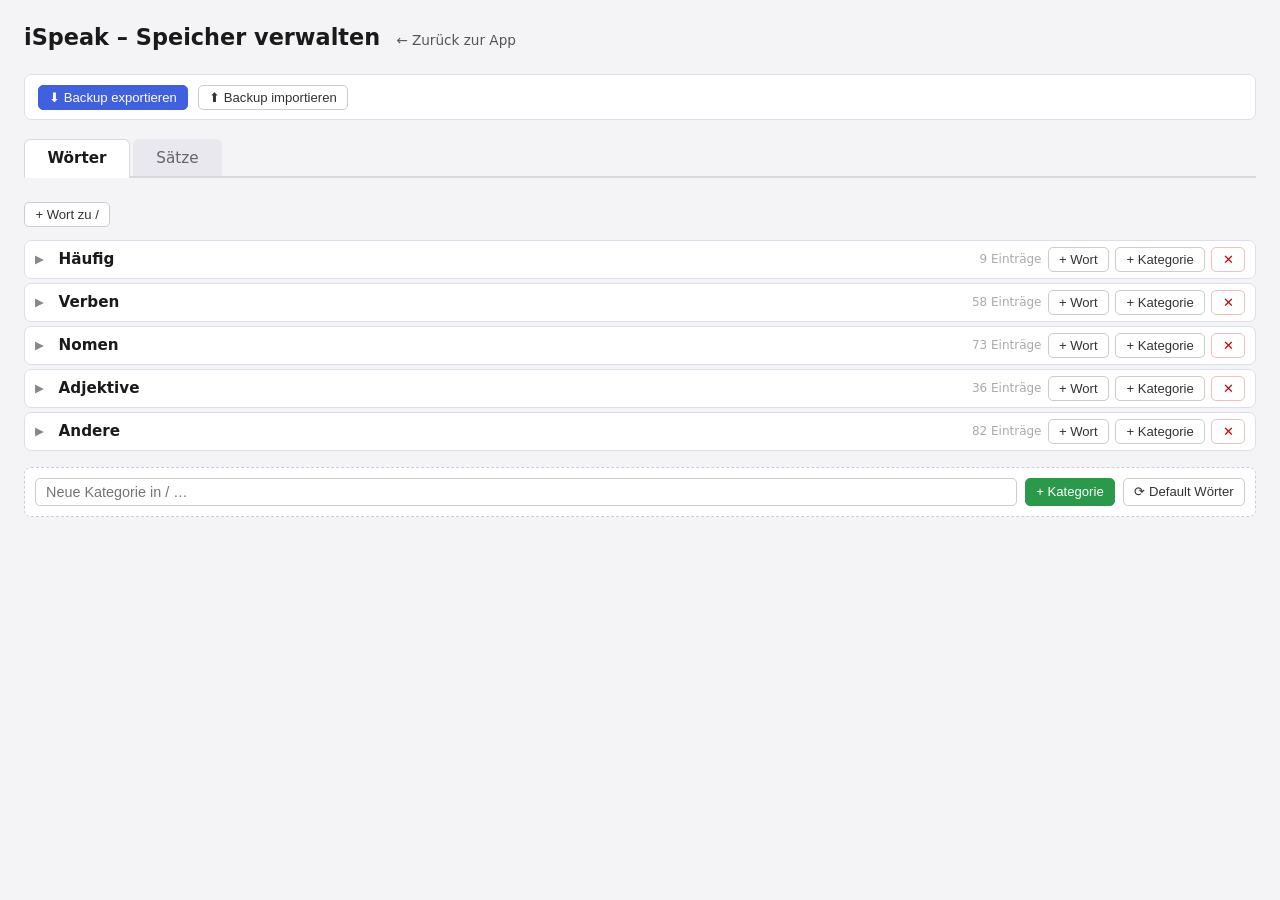
<file: storage.html>
<!DOCTYPE html>
<html lang="de">
<head>
  <meta charset="UTF-8">
  <meta name="viewport" content="width=device-width, initial-scale=1.0">
  <title>iSpeak – Speicher verwalten</title>
  <link rel="stylesheet" href="css/storage.css">
</head>
<body>

  <header>
    <h1>iSpeak – Speicher verwalten</h1>
    <a href="index.html">← Zurück zur App</a>
  </header>

  <div class="backup-bar">
    <button class="btn-primary" onclick="exportBackup()">⬇ Backup exportieren</button>
    <button onclick="document.getElementById('import-file').click()">⬆ Backup importieren</button>
    <input type="file" id="import-file" accept=".json" style="display:none" onchange="importBackup(this)">
    <span id="backup-status"></span>
  </div>

  <div class="tabs">
    <div class="tab active" data-tab="wörter">Wörter</div>
    <div class="tab"        data-tab="sätze">Sätze</div>
  </div>

  <div id="panel-wörter" class="panel active">
    <div id="words-tree"></div>
    <div class="add-bar">
      <input id="new-words-root-cat" type="text" placeholder="Neue Kategorie in / …">
      <button class="btn-green" onclick="addRootWordsCategory()">+ Kategorie</button>
      <button onclick="mergeDefaults()" title="Fehlende Wörter aus dem Standard-Wortschatz ergänzen">⟳ Default Wörter</button>
    </div>
    <div id="merge-result"></div>
  </div>

  <div id="panel-sätze" class="panel">
    <div id="sätze-tree"></div>
    <div class="add-bar">
      <input id="new-root-cat" type="text" placeholder="Neue Kategorie in / …">
      <button class="btn-green" onclick="addRootCategory()">+ Kategorie</button>
    </div>
  </div>

<script src="js/words.js"></script>
<script>
'use strict';

const SÄTZE_KEY = 'ispeak_sätze';
const SAVED_KEY = 'ispeak_saved';
const WORDS_KEY = 'ispeak_words';

// ── Data layer ────────────────────────────────────────────────────────────

function genId() {
  return Math.random().toString(36).slice(2, 10);
}

function loadSätzeTree() {
  try {
    const raw = localStorage.getItem(SÄTZE_KEY);
    if (raw) return JSON.parse(raw);
  } catch {}
  let phrases = [];
  try { phrases = JSON.parse(localStorage.getItem(SAVED_KEY) || '[]'); } catch {}
  return { id: 'root', name: '/', children: [], phrases };
}

function saveSätzeTree(tree) {
  localStorage.setItem(SÄTZE_KEY, JSON.stringify(tree));
}

function loadWordsTree() {
  try {
    const raw = localStorage.getItem(WORDS_KEY);
    if (raw) return JSON.parse(raw);
  } catch {}
  return { id: 'root', name: '/', children: [], phrases: [] };
}

function saveWordsTree(tree) {
  localStorage.setItem(WORDS_KEY, JSON.stringify(tree));
}

function findNode(node, id) {
  if (node.id === id) return node;
  for (const c of node.children) {
    const f = findNode(c, id);
    if (f) return f;
  }
  return null;
}

function removeNode(node, id) {
  const i = node.children.findIndex(c => c.id === id);
  if (i >= 0) { node.children.splice(i, 1); return true; }
  return node.children.some(c => removeNode(c, id));
}

function countAll(node) {
  let n = node.phrases.length;
  for (const c of node.children) n += countAll(c);
  return n;
}

// ── Generic tree rendering ────────────────────────────────────────────────
// cfg = { load, save, render, itemLabel }

function buildNode(node, isRoot, cfg) {
  const wrap = document.createElement('div');
  wrap.className = 'cat-node';

  if (!isRoot) {
    const header = document.createElement('div');
    header.className = 'cat-header';

    const toggle = document.createElement('span');
    toggle.className = 'cat-toggle';
    toggle.textContent = '▶';
    header.appendChild(toggle);

    const nameSpan = document.createElement('span');
    nameSpan.className = 'cat-name';
    nameSpan.textContent = node.name;
    header.appendChild(nameSpan);

    const total = countAll(node);
    if (total > 0) {
      const cnt = document.createElement('span');
      cnt.className = 'cat-count';
      cnt.textContent = total + ' Einträge';
      header.appendChild(cnt);
    }

    const phraseArea = document.createElement('div');
    const catArea    = document.createElement('div');

    const btnPhrase = document.createElement('button');
    btnPhrase.textContent = '+ ' + cfg.itemLabel;
    btnPhrase.onclick = e => {
      e.stopPropagation();
      showInlineForm(phraseArea, cfg.itemLabel + ' …', text => addPhraseToNode(node.id, text, cfg), cfg);
    };
    header.appendChild(btnPhrase);

    const btnCat = document.createElement('button');
    btnCat.textContent = '+ Kategorie';
    btnCat.onclick = e => {
      e.stopPropagation();
      showInlineForm(catArea, 'Kategoriename …', (name, area) => addSubCat(node.id, name, area, cfg), cfg);
    };
    header.appendChild(btnCat);

    const btnDel = document.createElement('button');
    btnDel.className = 'btn-danger';
    btnDel.textContent = '✕';
    btnDel.title = 'Kategorie und alle Inhalte löschen';
    btnDel.onclick = e => {
      e.stopPropagation();
      if (confirm(`Kategorie „${node.name}" und alle Inhalte löschen?`)) {
        const t = cfg.load(); removeNode(t, node.id); cfg.save(t); cfg.render();
      }
    };
    header.appendChild(btnDel);

    wrap.appendChild(header);

    const body = document.createElement('div');
    body.className = 'cat-children';
    body.style.display = 'none';

    toggle.addEventListener('click', e => {
      e.stopPropagation();
      const collapsed = body.style.display === 'none';
      body.style.display = collapsed ? '' : 'none';
      toggle.textContent = collapsed ? '▼' : '▶';
    });
    header.style.cursor = 'pointer';
    header.addEventListener('click', () => toggle.click());

    body.appendChild(phraseArea);
    body.appendChild(catArea);

    buildPhrases(body, node, cfg);
    for (const child of node.children) body.appendChild(buildNode(child, false, cfg));

    if (node.phrases.length === 0 && node.children.length === 0) {
      const emp = document.createElement('div');
      emp.className = 'empty-note';
      emp.textContent = '(leer)';
      body.appendChild(emp);
    }

    wrap.appendChild(body);
  } else {
    if (node.phrases.length > 0) {
      const sec = document.createElement('div');
      sec.className = 'root-phrases';
      const lbl = document.createElement('div');
      lbl.className = 'section-label';
      lbl.textContent = cfg.itemLabel + 'e in /';
      sec.appendChild(lbl);
      buildPhrases(sec, node, cfg);
      wrap.appendChild(sec);
    }

    const rootBar = document.createElement('div');
    rootBar.style.cssText = 'display:flex;gap:6px;margin-bottom:0.8rem;';

    const phraseArea2 = document.createElement('div');

    const btnRootPhrase = document.createElement('button');
    btnRootPhrase.textContent = '+ ' + cfg.itemLabel + ' zu /';
    btnRootPhrase.onclick = () => showInlineForm(phraseArea2, cfg.itemLabel + ' …', text => addPhraseToNode('root', text, cfg), cfg);
    rootBar.appendChild(btnRootPhrase);

    wrap.appendChild(rootBar);
    wrap.appendChild(phraseArea2);

    for (const child of node.children) wrap.appendChild(buildNode(child, false, cfg));
  }

  return wrap;
}

function flattenCategories(node, depth, result) {
  if (!result) result = [];
  result.push({ id: node.id, name: node.id === 'root' ? '/' : node.name, depth });
  for (const c of node.children) flattenCategories(c, depth + 1, result);
  return result;
}

function openMoveModal(phrase, fromNodeId, cfg) {
  const existing = document.getElementById('_move-modal');
  if (existing) existing.remove();

  const tree = cfg.load();
  const cats = flattenCategories(tree, 0);

  const overlay = document.createElement('div');
  overlay.id = '_move-modal';
  overlay.className = 'move-overlay';

  const card = document.createElement('div');
  card.className = 'move-card';

  const title = document.createElement('div');
  title.className = 'move-title';
  title.textContent = `„${phrase.length > 35 ? phrase.slice(0, 35) + '…' : phrase}" verschieben nach:`;
  card.appendChild(title);

  const list = document.createElement('div');
  list.className = 'move-list';

  for (const cat of cats) {
    if (cat.id === fromNodeId) continue;
    const item = document.createElement('div');
    item.className = 'move-item';
    item.style.paddingLeft = (cat.depth * 1.2 + 0.6) + 'rem';
    item.textContent = cat.name;
    item.onclick = () => {
      const t = cfg.load();
      const from = findNode(t, fromNodeId);
      const to   = findNode(t, cat.id);
      if (from && to) {
        from.phrases = from.phrases.filter(p => p !== phrase);
        if (!to.phrases.includes(phrase)) to.phrases.unshift(phrase);
        cfg.save(t);
      }
      overlay.remove();
      cfg.render();
    };
    list.appendChild(item);
  }
  card.appendChild(list);

  const cancel = document.createElement('button');
  cancel.textContent = 'Abbrechen';
  cancel.onclick = () => overlay.remove();
  card.appendChild(cancel);

  overlay.appendChild(card);
  overlay.addEventListener('click', e => { if (e.target === overlay) overlay.remove(); });
  document.body.appendChild(overlay);
}

function buildPhrases(container, node, cfg) {
  for (const phrase of node.phrases) {
    const row = document.createElement('div');
    row.className = 'phrase-row';

    const txt = document.createElement('span');
    txt.className = 'phrase-text';
    txt.textContent = phrase;
    row.appendChild(txt);

    const move = document.createElement('button');
    move.textContent = '→';
    move.title = 'Verschieben';
    move.onclick = () => openMoveModal(phrase, node.id, cfg);
    row.appendChild(move);

    const del = document.createElement('button');
    del.className = 'btn-danger';
    del.textContent = '✕';
    del.onclick = () => {
      const t = cfg.load();
      const cat = findNode(t, node.id);
      if (cat) { cat.phrases = cat.phrases.filter(p => p !== phrase); cfg.save(t); cfg.render(); }
    };
    row.appendChild(del);
    container.appendChild(row);
  }
}

function showInlineForm(area, placeholder, onSave, cfg) {
  area.innerHTML = '';
  const form = document.createElement('div');
  form.className = 'inline-form';

  const input = document.createElement('input');
  input.type = 'text';
  input.placeholder = placeholder;

  const btnSave = document.createElement('button');
  btnSave.className = 'btn-primary';
  btnSave.textContent = 'Speichern';

  const btnCancel = document.createElement('button');
  btnCancel.textContent = 'Abbrechen';

  const save   = () => { const v = input.value.trim(); if (v) { onSave(v, area); } else { cfg.render(); } };
  const cancel = () => cfg.render();

  input.addEventListener('keydown', e => { if (e.key === 'Enter') save(); if (e.key === 'Escape') cancel(); });
  btnSave.onclick   = save;
  btnCancel.onclick = cancel;

  form.appendChild(input);
  form.appendChild(btnSave);
  form.appendChild(btnCancel);
  area.appendChild(form);
  input.focus();
}

// ── Tree mutations ────────────────────────────────────────────────────────

function addPhraseToNode(catId, text, cfg) {
  const t = cfg.load();
  const cat = findNode(t, catId);
  if (cat && !cat.phrases.includes(text)) { cat.phrases.unshift(text); cfg.save(t); }
  cfg.render();
}

function addSubCat(parentId, name, errorArea, cfg) {
  const t = cfg.load();
  const parent = findNode(t, parentId);
  if (parent) {
    if (parent.children.some(c => c.name === name)) {
      if (errorArea) showFormError(errorArea, 'Kategorie existiert bereits');
      return;
    }
    parent.children.push({ id: genId(), name, children: [], phrases: [] });
    cfg.save(t);
  }
  cfg.render();
}

function addRootCategoryFor(inputId, errorId, cfg) {
  const input = document.getElementById(inputId);
  const name = input.value.trim();
  if (!name) return;
  const t = cfg.load();
  if (t.children.some(c => c.name === name)) {
    showBarError(errorId, input, 'Kategorie existiert bereits');
    return;
  }
  t.children.push({ id: genId(), name, children: [], phrases: [] });
  cfg.save(t);
  input.value = '';
  clearBarError(errorId);
  cfg.render();
}

function showFormError(area, msg) {
  let err = area.querySelector('.form-error');
  if (!err) {
    err = document.createElement('div');
    err.className = 'form-error';
    area.appendChild(err);
  }
  err.textContent = msg;
}

function showBarError(id, refInput, msg) {
  let el = document.getElementById(id);
  if (!el) {
    el = document.createElement('div');
    el.id = id;
    el.className = 'form-error';
    refInput.closest('.add-bar').after(el);
  }
  el.textContent = msg;
}

function clearBarError(id) {
  const el = document.getElementById(id);
  if (el) el.textContent = '';
}

// ── Per-tree configs ──────────────────────────────────────────────────────

const sätzeConfig = {
  load: loadSätzeTree,
  save: saveSätzeTree,
  render: () => renderTree(),
  itemLabel: 'Satz',
};

const wordsConfig = {
  load: loadWordsTree,
  save: saveWordsTree,
  render: () => renderWordsTree(),
  itemLabel: 'Wort',
};

function renderTree() {
  const tree = loadSätzeTree();
  const container = document.getElementById('sätze-tree');
  container.innerHTML = '';
  container.appendChild(buildNode(tree, true, sätzeConfig));
}

function renderWordsTree() {
  const tree = loadWordsTree();
  const container = document.getElementById('words-tree');
  container.innerHTML = '';
  container.appendChild(buildNode(tree, true, wordsConfig));
}

function addRootCategory() {
  addRootCategoryFor('new-root-cat', 'new-root-cat-error', sätzeConfig);
}

function addRootWordsCategory() {
  addRootCategoryFor('new-words-root-cat', 'new-words-root-cat-error', wordsConfig);
}

// ── Default word tree merge ───────────────────────────────────────────────

// Map WT_DATA top-level keys to human-readable category names
const WT_CAT_NAMES = {
  Häufig:   'Häufig',
  Verb:     'Verben',
  Nomen:    'Nomen',
  Adjektiv: 'Adjektive',
  Andere:   'Andere',
};

function mergeDefaults() {
  const tree = loadWordsTree();
  let added = 0;

  for (const [topKey, buckets] of Object.entries(WT_DATA)) {
    const catName = WT_CAT_NAMES[topKey] || topKey;

    // Ensure top-level category exists
    let topCat = tree.children.find(c => c.name === catName);
    if (!topCat) {
      topCat = { id: genId(), name: catName, children: [], phrases: [] };
      tree.children.push(topCat);
    }

    for (const [bucketName, words] of Object.entries(buckets)) {
      // For Häufig: put words directly in the top category (single bucket same name)
      if (topKey === 'Häufig') {
        for (const w of words) {
          if (!topCat.phrases.includes(w)) { topCat.phrases.push(w); added++; }
        }
        continue;
      }

      // All others: bucket becomes a sub-category
      let subCat = topCat.children.find(c => c.name === bucketName);
      if (!subCat) {
        subCat = { id: genId(), name: bucketName, children: [], phrases: [] };
        topCat.children.push(subCat);
      }

      for (const w of words) {
        if (!subCat.phrases.includes(w)) { subCat.phrases.push(w); added++; }
      }
    }
  }

  if (added > 0) { saveWordsTree(tree); renderWordsTree(); }

  const el = document.getElementById('merge-result');
  el.textContent = added > 0
    ? `${added} Wörter hinzugefügt.`
    : 'Alles bereits vorhanden – nichts hinzugefügt.';
  el.style.color = added > 0 ? '#2a9a4a' : '#888';
  setTimeout(() => { el.textContent = ''; }, 4000);
}

// ── Export / Import ───────────────────────────────────────────────────────

const BACKUP_KEYS = [
  'ispeak',
  'ispeak_sätze',
  'ispeak_saved',
  'ispeak_words',
  'ispeak_tg_messages',
  'ispeak_tg_offset',
];

function exportBackup() {
  const data = { _version: 1, _exported: new Date().toISOString() };
  for (const key of BACKUP_KEYS) {
    const val = localStorage.getItem(key);
    if (val !== null) data[key] = val;
  }
  const blob = new Blob([JSON.stringify(data, null, 2)], { type: 'application/json' });
  const url  = URL.createObjectURL(blob);
  const ts   = new Date().toISOString().slice(0, 10);
  const a    = document.createElement('a');
  a.href     = url;
  a.download = `ispeak-backup-${ts}.json`;
  a.click();
  URL.revokeObjectURL(url);
  showBackupStatus('Backup exportiert.', '#2a9a4a');
}

function importBackup(input) {
  const file = input.files[0];
  input.value = '';
  if (!file) return;
  const reader = new FileReader();
  reader.onload = e => {
    let data;
    try { data = JSON.parse(e.target.result); }
    catch { showBackupStatus('Fehler: ungültige JSON-Datei.', '#c00'); return; }

    if (!data._version) {
      showBackupStatus('Fehler: keine gültige iSpeak-Backup-Datei.', '#c00');
      return;
    }

    if (!confirm('Aktuellen Speicher überschreiben und Backup wiederherstellen?')) return;

    for (const key of BACKUP_KEYS) {
      if (key in data) {
        localStorage.setItem(key, data[key]);
      } else {
        localStorage.removeItem(key);
      }
    }

    renderTree();
    renderWordsTree();
    showBackupStatus('Backup wiederhergestellt.', '#2a9a4a');
  };
  reader.readAsText(file);
}

function showBackupStatus(msg, color) {
  const el = document.getElementById('backup-status');
  el.textContent = msg;
  el.style.color = color;
  setTimeout(() => { el.textContent = ''; }, 4000);
}

// ── Tabs ──────────────────────────────────────────────────────────────────

document.querySelectorAll('.tab').forEach(tab => {
  tab.addEventListener('click', () => {
    document.querySelectorAll('.tab').forEach(t => t.classList.remove('active'));
    document.querySelectorAll('.panel').forEach(p => p.classList.remove('active'));
    tab.classList.add('active');
    document.getElementById('panel-' + tab.dataset.tab).classList.add('active');
  });
});

// ── Enter key shortcuts ───────────────────────────────────────────────────

document.getElementById('new-root-cat').addEventListener('keydown', e => { if (e.key === 'Enter') addRootCategory(); });
document.getElementById('new-words-root-cat').addEventListener('keydown', e => { if (e.key === 'Enter') addRootWordsCategory(); });

// ── Init ──────────────────────────────────────────────────────────────────

renderTree();
renderWordsTree();
</script>

</body>
</html>
</file>
<file: css/pages.css>
*, *::before, *::after { margin: 0; padding: 0; box-sizing: border-box; }

body {
  font-family: system-ui, sans-serif;
  background: #f4f4f6;
  color: #1a1a1a;
  padding: 2rem 1.5rem;
  max-width: 820px;
  margin: 0 auto;
  line-height: 1.75;
}

header {
  display: flex;
  align-items: baseline;
  gap: 1rem;
  flex-wrap: wrap;
  margin-bottom: 2rem;
  border-bottom: 2px solid #d8d8e0;
  padding-bottom: 1rem;
}
header h1 { font-size: 1.6rem; }
header a   { font-size: 0.85rem; color: #555; text-decoration: none; }
header a:hover { text-decoration: underline; }

h2 {
  font-size: 1.25rem;
  color: #1a1a4a;
  margin-bottom: 0.7rem;
  padding-bottom: 0.3rem;
  border-bottom: 1px solid #d8d8e8;
}
h3 { font-size: 1rem; color: #333; margin: 1.2rem 0 0.4rem; }
p  { margin-bottom: 0.85rem; }
ul, ol { padding-left: 1.5rem; margin-bottom: 0.85rem; }
li { margin-bottom: 0.4rem; }

/* Lead callout (about.html) */
.lead {
  font-size: 1.05rem;
  color: #333;
  background: #fff;
  border-left: 4px solid #4060e0;
  padding: 0.9rem 1.1rem;
  border-radius: 0 8px 8px 0;
  margin-bottom: 1.5rem;
}

/* Table of contents (anleitung.html) */
nav.toc {
  background: #fff;
  border: 1px solid #dde;
  border-radius: 8px;
  padding: 1rem 1.4rem;
  margin-bottom: 2.5rem;
}
nav.toc h2 { font-size: 0.95rem; text-transform: uppercase; letter-spacing: 0.06em; color: #888; margin-bottom: 0.6rem; border: none; padding: 0; }
nav.toc ol { padding-left: 1.4rem; }
nav.toc li { margin-bottom: 0.2rem; }
nav.toc a  { color: #4060e0; text-decoration: none; font-size: 0.9rem; }
nav.toc a:hover { text-decoration: underline; }

/* Sections */
section { margin-bottom: 2.8rem; }

/* Key / gesture badges */
.kbd {
  display: inline-block;
  background: #e8e8f0;
  border: 1px solid #c8c8d8;
  border-radius: 4px;
  padding: 1px 7px;
  font-size: 0.82rem;
  font-family: monospace;
  white-space: nowrap;
}
.gesture {
  display: inline-block;
  background: #e8f0ff;
  border: 1px solid #b8c8f0;
  border-radius: 4px;
  padding: 1px 8px;
  font-size: 0.82rem;
  white-space: nowrap;
}

/* Info / tip boxes */
.tip {
  background: #f0f8f0;
  border-left: 4px solid #2a9a4a;
  padding: 0.7rem 1rem;
  border-radius: 0 6px 6px 0;
  margin-bottom: 1rem;
  font-size: 0.92rem;
}
.note {
  background: #f8f4e8;
  border-left: 4px solid #c08020;
  padding: 0.7rem 1rem;
  border-radius: 0 6px 6px 0;
  margin-bottom: 1rem;
  font-size: 0.92rem;
}

/* Tables */
table {
  width: 100%;
  border-collapse: collapse;
  margin-bottom: 1rem;
  font-size: 0.9rem;
}
th {
  background: #eeeef6;
  text-align: left;
  padding: 0.45rem 0.8rem;
  border-bottom: 2px solid #d0d0e0;
}
td {
  padding: 0.4rem 0.8rem;
  border-bottom: 1px solid #e8e8f0;
  vertical-align: top;
}
tr:last-child td { border-bottom: none; }

footer {
  margin-top: 3rem;
  padding-top: 1rem;
  border-top: 1px solid #d8d8e0;
  font-size: 0.82rem;
  color: #888;
}
footer a { color: #555; text-decoration: none; }
footer a:hover { text-decoration: underline; }
</file>
<file: css/storage.css>
*, *::before, *::after { margin: 0; padding: 0; box-sizing: border-box; }

body {
  font-family: system-ui, sans-serif;
  background: #f4f4f6;
  color: #1a1a1a;
  padding: 1.5rem;
  min-height: 100vh;
}

header {
  display: flex;
  align-items: baseline;
  gap: 1rem;
  margin-bottom: 1.5rem;
}
header h1 { font-size: 1.4rem; }
header a   { font-size: 0.85rem; color: #555; text-decoration: none; }
header a:hover { text-decoration: underline; }

/* ── Backup bar ──────────────────────────────────────── */
.backup-bar {
  display: flex;
  align-items: center;
  gap: 0.6rem;
  margin-bottom: 1.2rem;
  padding: 0.6rem 0.8rem;
  background: #fff;
  border: 1px solid #dde;
  border-radius: 7px;
}
#backup-status {
  font-size: 0.85rem;
  margin-left: 0.3rem;
}

/* ── Tabs ────────────────────────────────────────────── */
.tabs {
  display: flex;
  border-bottom: 2px solid #d8d8e0;
  margin-bottom: 1.5rem;
}
.tab {
  padding: 0.55rem 1.4rem;
  cursor: pointer;
  border: 1px solid transparent;
  border-bottom: none;
  border-radius: 6px 6px 0 0;
  font-size: 0.95rem;
  font-weight: 500;
  background: #e8e8ee;
  color: #666;
  margin-right: 3px;
  user-select: none;
}
.tab:hover { background: #dddde8; }
.tab.active {
  background: #fff;
  border-color: #d8d8e0;
  color: #1a1a1a;
  font-weight: 600;
  margin-bottom: -2px;
}

.panel { display: none; }
.panel.active { display: block; }

/* ── Buttons ─────────────────────────────────────────── */
button {
  padding: 0.25rem 0.65rem;
  border: 1px solid #ccc;
  border-radius: 5px;
  cursor: pointer;
  font-size: 0.82rem;
  background: #fff;
  color: #333;
  white-space: nowrap;
}
button:hover { background: #f0f0f0; }
button.btn-primary { background: #4060e0; color: #fff; border-color: #4060e0; }
button.btn-primary:hover { background: #3050c0; }
button.btn-green   { background: #2a9a4a; color: #fff; border-color: #2a9a4a; }
button.btn-green:hover { background: #228040; }
button.btn-danger  { color: #c00; border-color: #f0c0c0; }
button.btn-danger:hover { background: #fff0f0; }

/* ── Category tree ───────────────────────────────────── */
.cat-node { margin-bottom: 4px; }

.cat-header {
  display: flex;
  align-items: center;
  gap: 6px;
  padding: 6px 10px;
  background: #fff;
  border: 1px solid #dde;
  border-radius: 7px;
}
.cat-header:hover { background: #f8f8ff; }

.cat-toggle {
  cursor: pointer;
  font-size: 0.72rem;
  width: 1.1rem;
  flex-shrink: 0;
  color: #888;
  user-select: none;
}
.cat-name {
  flex: 1;
  font-weight: 600;
  font-size: 0.95rem;
}
.cat-count {
  font-size: 0.75rem;
  color: #aaa;
}
.cat-children {
  margin-left: 1.6rem;
  margin-top: 4px;
  border-left: 2px solid #e8e8f0;
  padding-left: 0.9rem;
}

.phrase-row {
  display: flex;
  align-items: center;
  gap: 6px;
  padding: 5px 8px;
  background: #fafafa;
  border: 1px solid #ebebf0;
  border-radius: 5px;
  margin-bottom: 3px;
}
.phrase-text {
  flex: 1;
  font-size: 0.9rem;
  color: #333;
}

#merge-result {
  font-size: 0.85rem;
  padding: 4px 2px;
  min-height: 1.4em;
}

.form-error {
  font-size: 0.82rem;
  color: #c00;
  padding: 3px 4px;
}

.empty-note {
  font-size: 0.85rem;
  color: #bbb;
  font-style: italic;
  padding: 4px 0;
}

/* ── Inline add forms ────────────────────────────────── */
.inline-form {
  display: flex;
  gap: 6px;
  align-items: center;
  padding: 5px 4px;
}
.inline-form input {
  flex: 1;
  padding: 4px 8px;
  border: 1px solid #b8b8cc;
  border-radius: 5px;
  font-size: 0.88rem;
  outline: none;
}
.inline-form input:focus { border-color: #4060e0; }

/* ── Root add bar ────────────────────────────────────── */
.add-bar {
  display: flex;
  gap: 8px;
  margin-top: 1rem;
  padding: 10px;
  background: #fff;
  border: 1px dashed #ccd;
  border-radius: 7px;
}
.add-bar input {
  flex: 1;
  padding: 5px 10px;
  border: 1px solid #ccc;
  border-radius: 5px;
  font-size: 0.9rem;
  outline: none;
}
.add-bar input:focus { border-color: #4060e0; }

/* ── Move modal ──────────────────────────────────────── */
.move-overlay {
  position: fixed; inset: 0;
  background: rgba(0,0,0,0.35);
  display: flex; align-items: center; justify-content: center;
  z-index: 1000;
}
.move-card {
  background: #fff;
  border-radius: 10px;
  padding: 1.2rem;
  max-width: 380px; width: 92%;
  max-height: 70vh;
  display: flex; flex-direction: column;
  box-shadow: 0 4px 24px rgba(0,0,0,0.18);
  gap: 0.6rem;
}
.move-title {
  font-size: 0.88rem;
  font-weight: 600;
  color: #333;
}
.move-list {
  overflow-y: auto;
  flex: 1;
  border: 1px solid #e8e8f0;
  border-radius: 6px;
}
.move-item {
  padding: 0.45rem 0.8rem;
  cursor: pointer;
  font-size: 0.88rem;
  border-bottom: 1px solid #f0f0f4;
}
.move-item:last-child { border-bottom: none; }
.move-item:hover { background: #f0f4ff; }

/* ── Root-level phrase area ──────────────────────────── */
.root-phrases {
  margin-bottom: 0.8rem;
}
.section-label {
  font-size: 0.72rem;
  text-transform: uppercase;
  letter-spacing: 0.08em;
  color: #999;
  margin-bottom: 5px;
}
</file>
